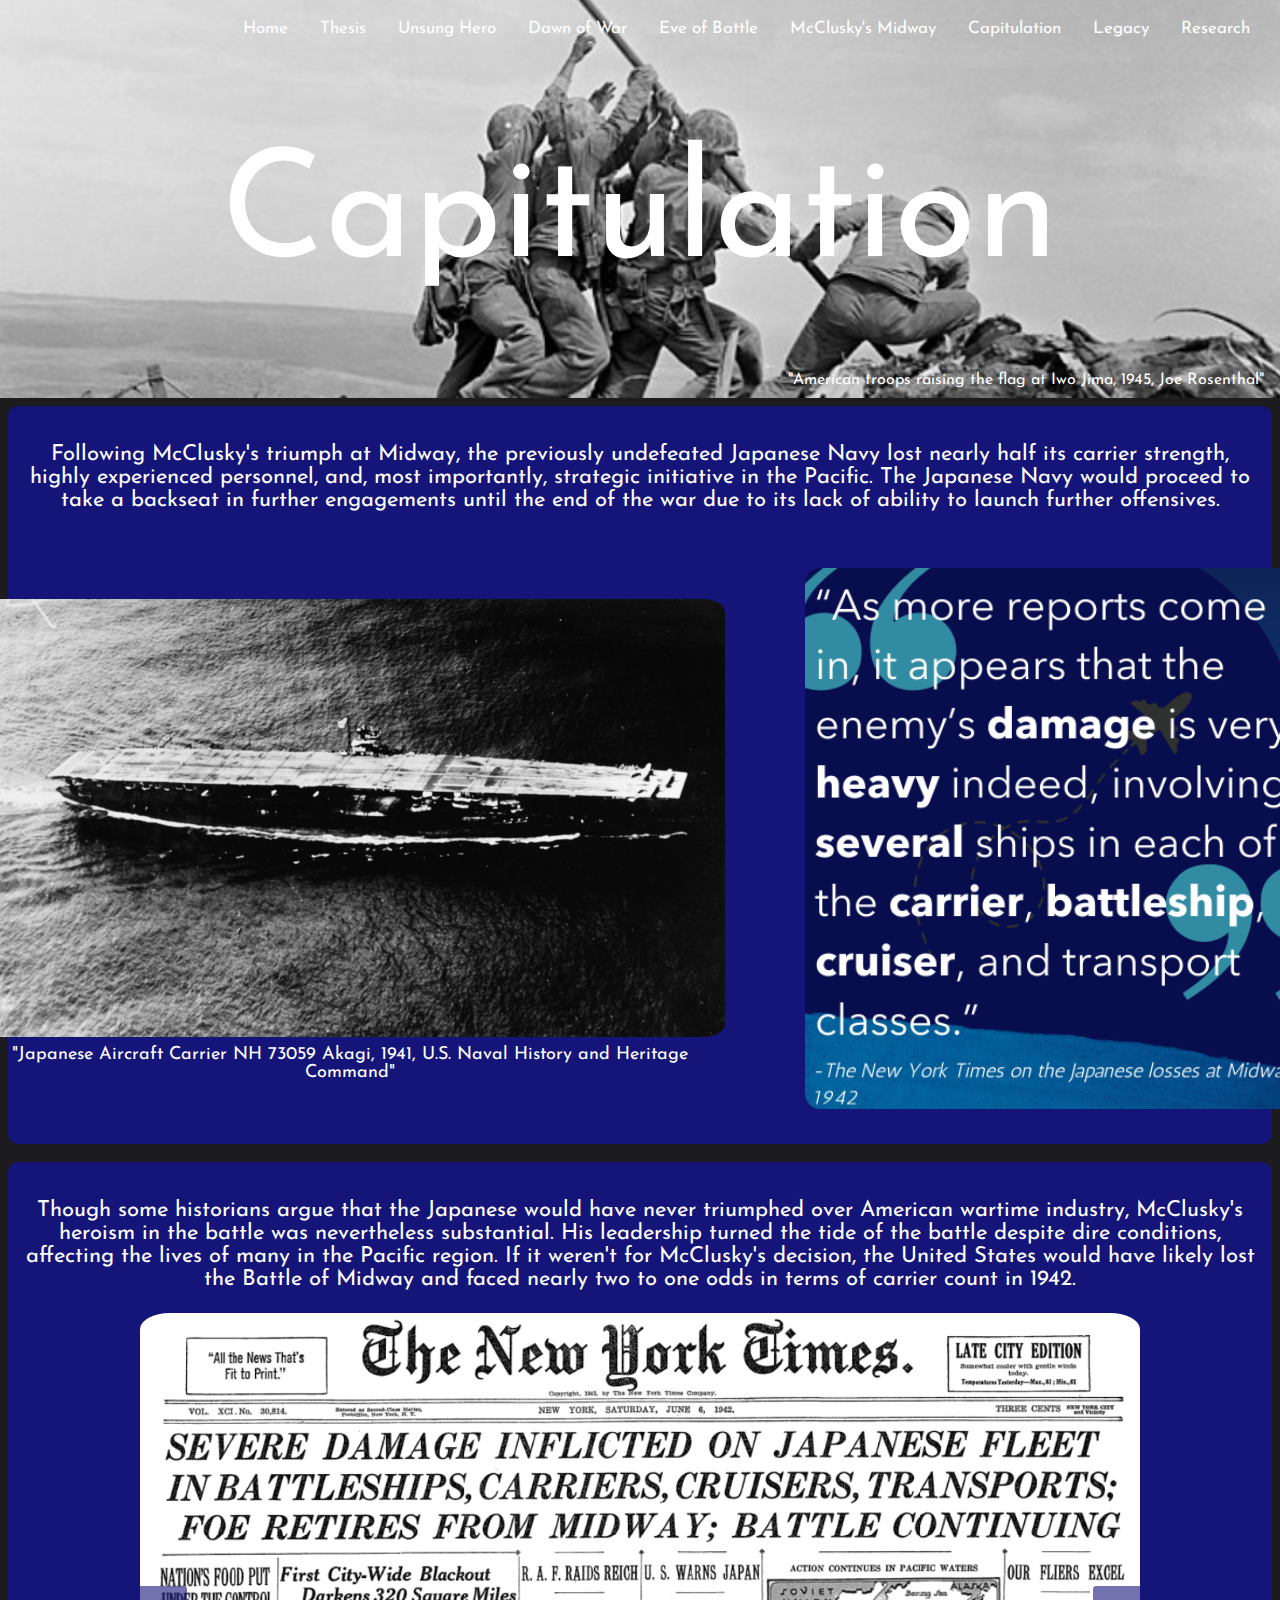
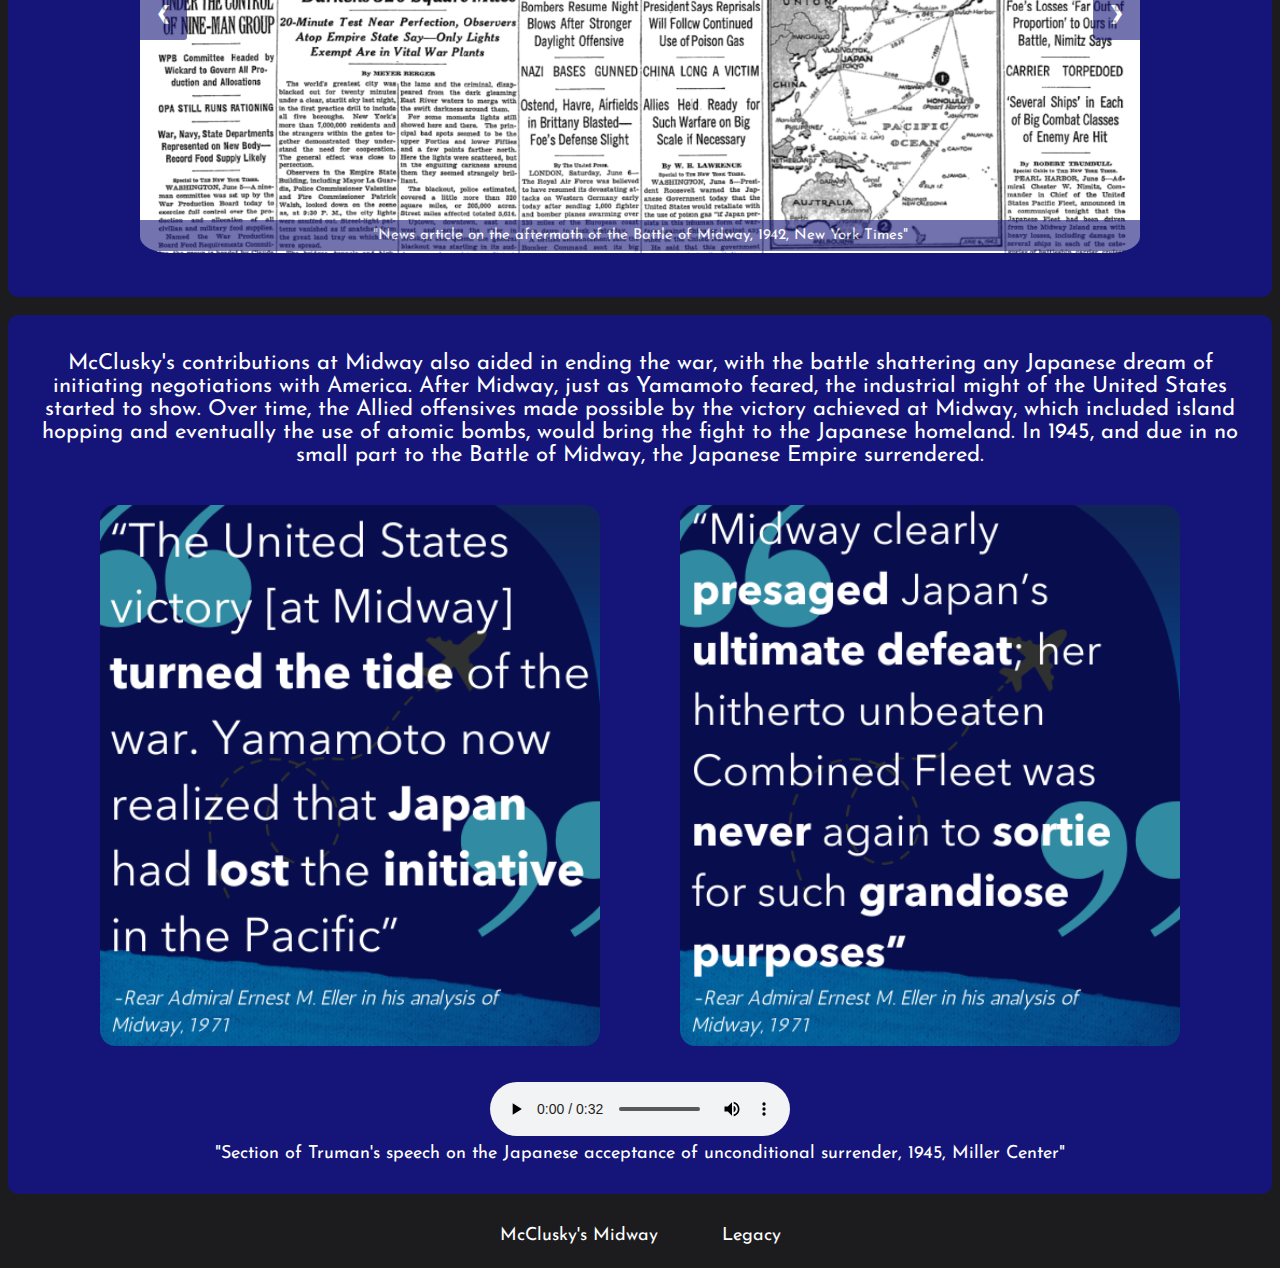
<file: Capitulation-Rehabilitation.html>
<!DOCTYPE html>
<html lang="en">
<head>
    <link rel="stylesheet" href="capitulation-rehab.css">
    <meta charset="UTF-8">
    <meta name="viewport" content="width=device-width, initial-scale=1.0">
    <title>Capitulation</title>
</head>

<body>

    <div class="container">
      
            <div class="bottom-left"></div>
            <div class="top-left"></div>

        <div class="top-right">
                <div class="topnav">
                    <a href="research.html">Research</a>
                    <a href="Legacy.html">Legacy</a>
                    <a href="Capitulation-Rehabilitation.html">Capitulation</a>
                    <a href="McClusky's-Midway.html">McClusky's Midway</a>
                    <a href="eveofbattle.html">Eve of Battle</a>
                    <a href="dawn-of-war.html">Dawn of War</a> 
                    <a href="Wade-McClusky.html">Unsung Hero</a>
                    <a href="Thesis(template).html">Thesis</a>
                    <a class="active" href="index.html">Home</a>
            </div>
            </div>
            <div class="bottom-right">"American troops raising the flag at Iwo Jima, 1945, Joe Rosenthal"</div>
            <div class="centered">Capitulation</div>
    </div>
    <br>

    <div class="major-container">
        <div class="row-1"><p>Following McClusky's triumph at Midway, the previously undefeated Japanese Navy lost nearly half its carrier strength, highly experienced personnel, and, most importantly, strategic initiative in the Pacific. The Japanese Navy would proceed to take a backseat in further engagements until the end of the war due to its lack of ability to launch further offensives.</P>
        </div>
            <br>
        <div class="row-2">
            <figure class="in-container-image">    
                <img src="NH 73059.jpeg" width="750" height="auto">
                <figcaption>"Japanese Aircraft Carrier NH 73059 Akagi, 1941, U.S. Naval History and Heritage Command"</figcaption>
            </figure>
        
            <figure class="in-container-image">    
                <img src="HT MKI-Z.png" width="500" height="auto">
            </figure>
           
          
        </div>
    </div>
    <br>
    
    <div class="major-container">
        <div class="row-1"><p>Though some historians argue that the Japanese would have never triumphed over American wartime industry, McClusky's heroism in the battle was nevertheless substantial. His leadership turned the tide of the battle despite dire conditions, affecting the lives of many in the Pacific region. If it weren't for McClusky's decision, the United States would have likely lost the Battle of Midway and faced nearly two to one odds in terms of carrier count in 1942. </p>

             <!--COPY START-->
        <div class="row-3">
            <div class="slideshow-container">

                <!-- Full-width images with number and caption text -->
                <div class="mySlides fade">
           
                <img src="Midway_slider_1.png" style="width:100%">
                <div class="text">"News article on the aftermath of the Battle of Midway, 1942, New York Times"</div>
                </div>
            
                <div class="mySlides fade">
            
                <img src="Midway_slider_2.png" width="300px" height="auto">
                <div class="text">"Section of the New York Times on the casualties of Midway, 1942, New York Times"</div>
                </div>
            
                <div class="mySlides fade">
         
                <img src="Screenshot_2024-01-27_2_34_27_PM.png" style="width:100%">
                <div class="text">"The Nome Nugget on the victory at Midway, 1942, Chronicling America"</div>
                </div>

                <div class="mySlides fade">
         
                    <img src="Midway_Slider_3.png" style="width:100%">
                    <div class="text">"The New York Times on the end results of the Battle of Midway, 1942, New York Times"</div>
                    </div>

            
                <!-- Next and previous buttons -->
                <a class="prev" onclick="plusSlides(-1)">&#10094;</a>
                <a class="next" onclick="plusSlides(1)">&#10095;</a>
            </div>
            <br>
                        
        </div>
        </div>
    </div>
                

                <script>
                    let slideIndex = 1;
                        showSlides(slideIndex);
                        
                        // Next/previous controls
                        function plusSlides(n) {
                          showSlides(slideIndex += n);
                        }
                        
                        // Thumbnail image controls
                        function currentSlide(n) {
                          showSlides(slideIndex = n);
                        }
                        
                        function showSlides(n) {
                          let i;
                          let slides = document.getElementsByClassName("mySlides");
                          let dots = document.getElementsByClassName("dot");
                          if (n > slides.length) {slideIndex = 1}
                          if (n < 1) {slideIndex = slides.length}
                          for (i = 0; i < slides.length; i++) {
                            slides[i].style.display = "none";
                          }
                          for (i = 0; i < dots.length; i++) {
                            dots[i].className = dots[i].className.replace(" active", "");
                          }
                          slides[slideIndex-1].style.display = "block";
                          dots[slideIndex-1].className += " active";
                        } 
                    </script>
                </div>
                <br>
                
                
    </div>
    <div class="major-container">
        <div class="row-1">
            <p>McClusky's contributions at Midway also aided in ending the war, with the battle shattering any Japanese dream of initiating negotiations with America. After Midway, just as Yamamoto feared, the industrial might of the United States started to show. Over time, the Allied offensives made possible by the victory achieved at Midway, which included island hopping and eventually the use of atomic bombs, would bring the fight to the Japanese homeland. In 1945, and due in no small part to the Battle of Midway, the Japanese Empire surrendered.</p>
        </div>
        
        <div class="row-2">
            <figure class="in-container-image">
                <img src="RA 3C.png" width="500" height="auto">
            </figure>
            
            <figure class="in-container-image">    
                <img src="RA ZZZ.png" width="500" height="auto">
            </figure>
        </div>
        <div class="row-2">
            <figure>
                <audio controls>
                    <source src="Turmanmedia.mp3" type="audio/mpeg">
                  Your browser does not support the audio element.
                  </audio> 
                  <figcaption>"Section of Truman's speech on the Japanese acceptance of unconditional surrender, 1945, Miller Center"</figcaption>
                </figure>
        </div>
    </div>
    
    <br>
        <!-- Separate row for buttons -->
        <div class="final-container">
            <a href="McClusky's-Midway.html"><button style="border:none;">McClusky's Midway</button></a>
            <a href="Legacy.html"><button style="border:none;">Legacy</button></a>
        </div>
   
</body>
</html>
</file>
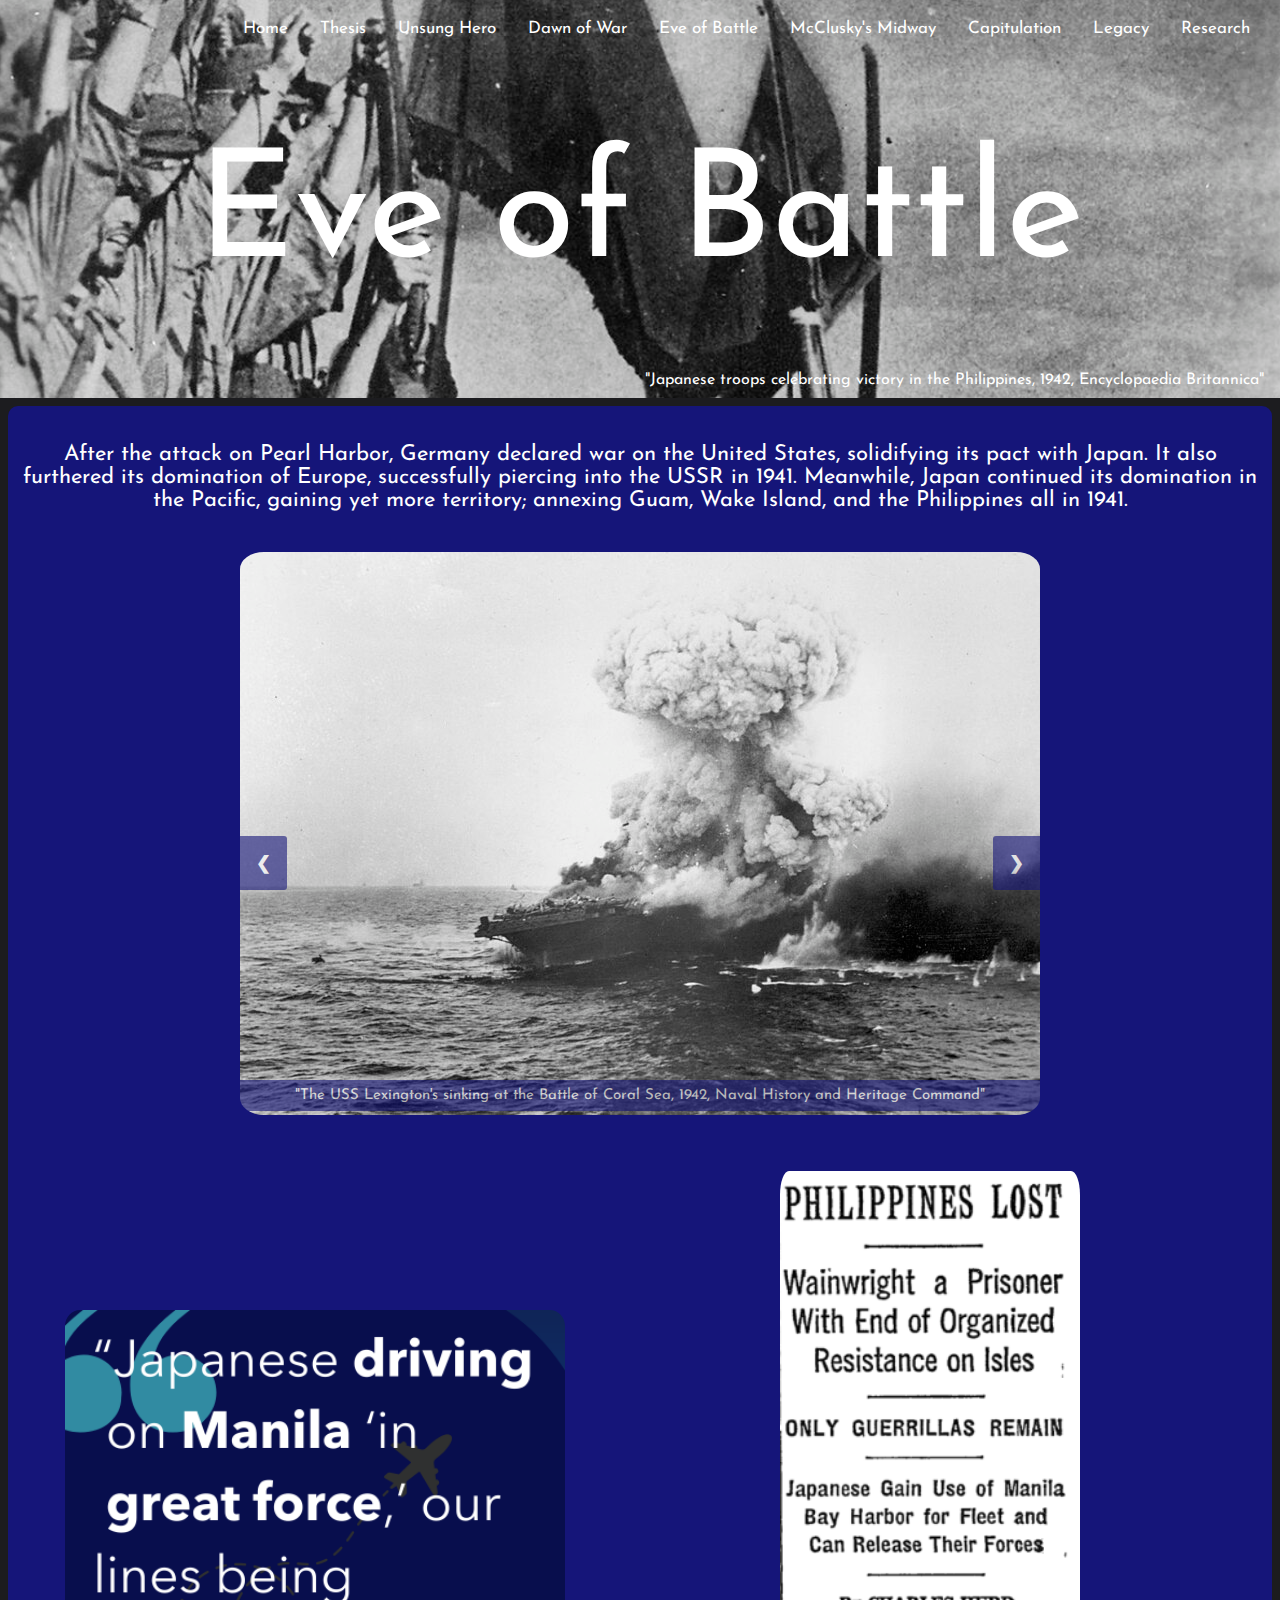
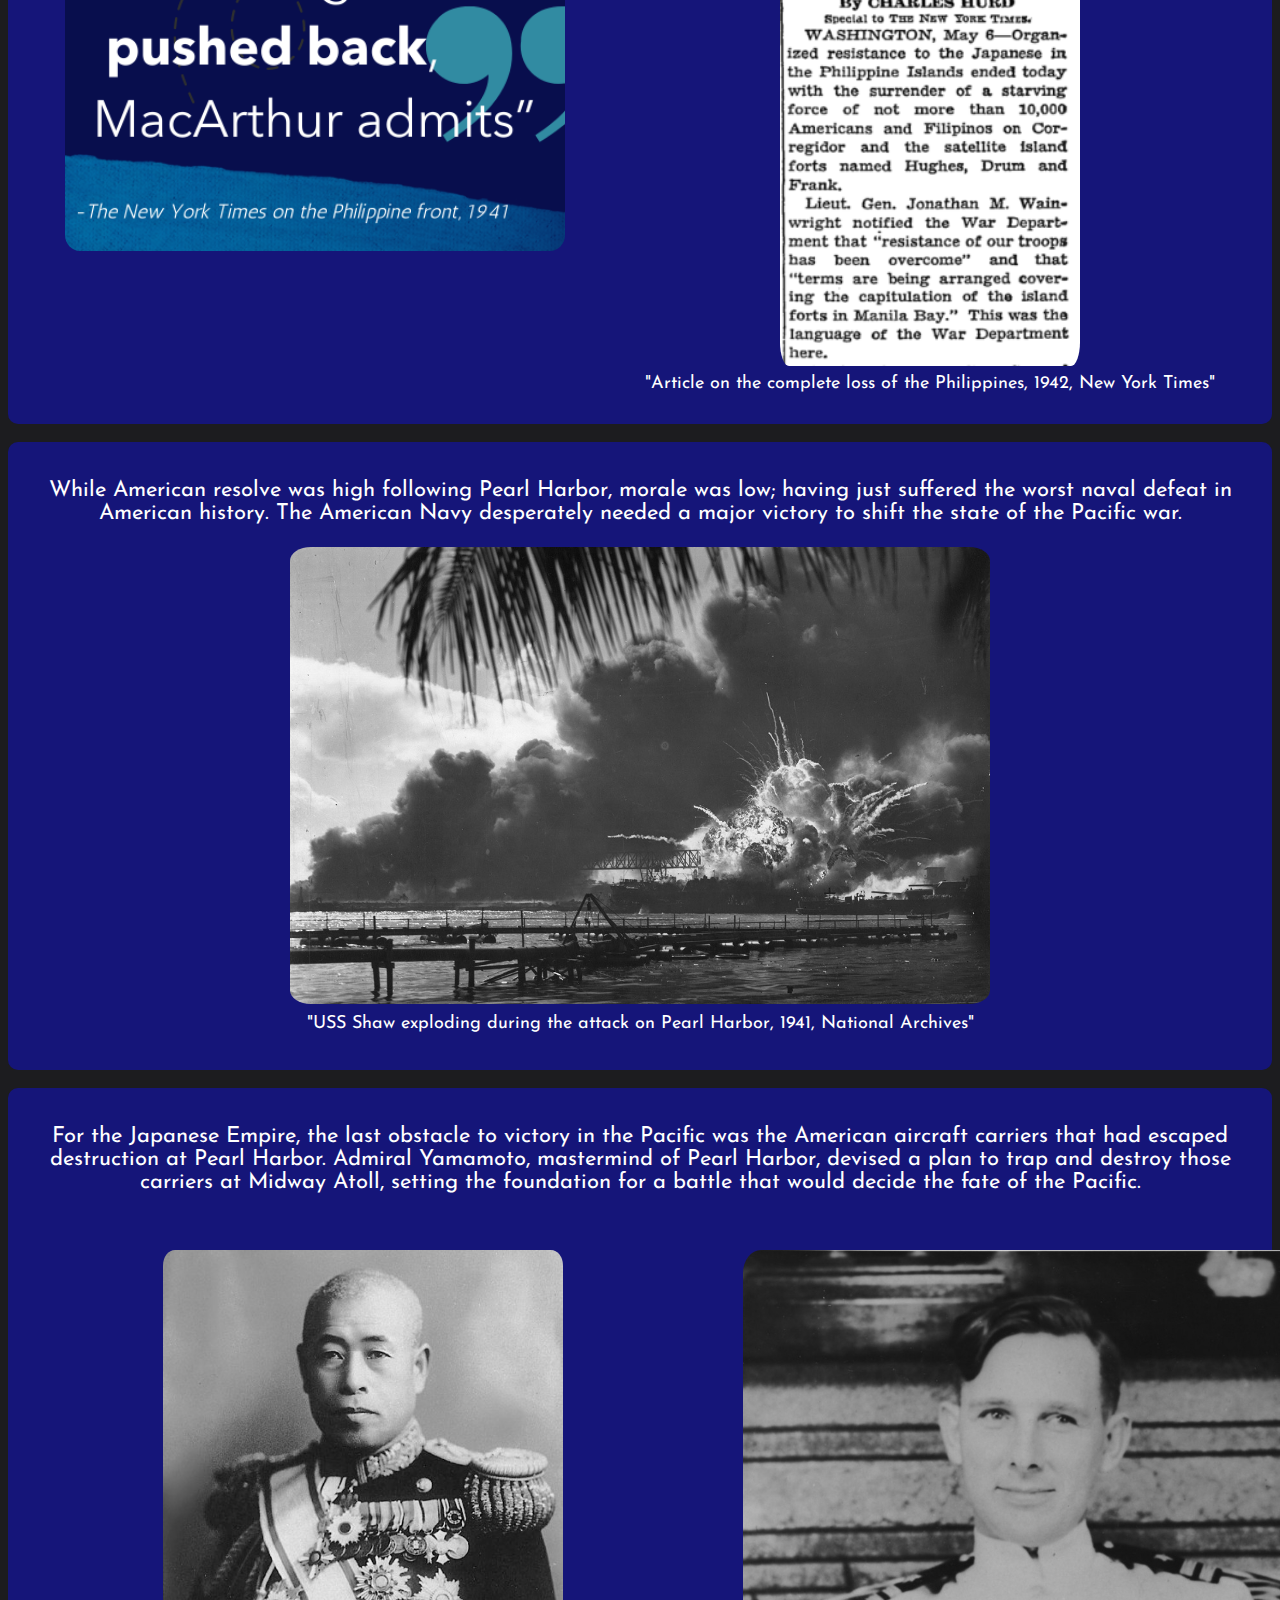
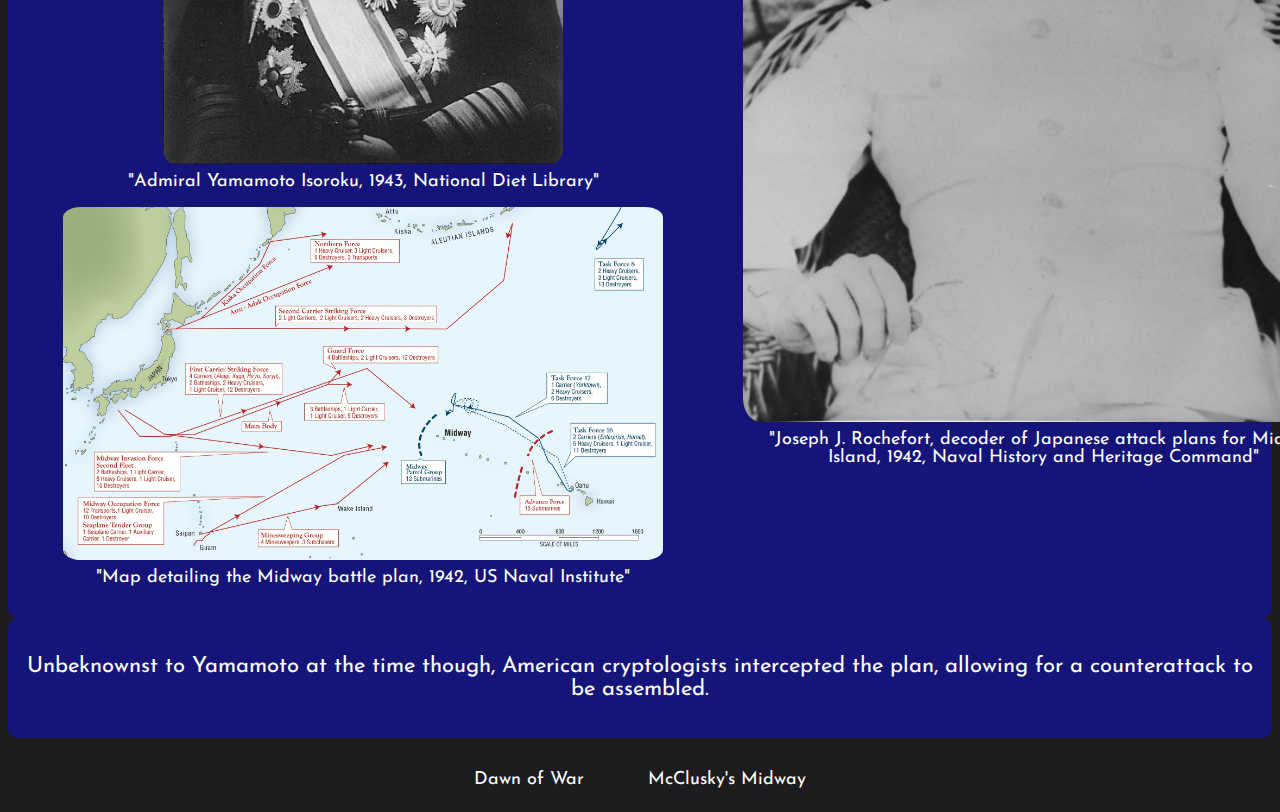
<file: eveofbattle.html>
<!DOCTYPE html>
<html lang="en">
<head>
    <link rel="stylesheet" href="evebattle.css">
    <meta charset="UTF-8">
    <meta name="viewport" content="width=device-width, initial-scale=1.0">
    <title>Eve of Battle</title>
</head>

<body>
    
    <div class="container">
        
            <div class="bottom-left"></div>
            <div class="top-left"></div>

        <div class="top-right"> <!-- REORDER AUTO NAV-->
                <div class="topnav">
                    <a href="research.html">Research</a>
                    <a href="Legacy.html">Legacy</a>
                    <a href="Capitulation-Rehabilitation.html">Capitulation</a>
                    <a href="McClusky's-Midway.html">McClusky's Midway</a>
                    <a href="eveofbattle.html">Eve of Battle</a>
                    <a href="dawn-of-war.html">Dawn of War</a> 
                    <a href="Wade-McClusky.html">Unsung Hero</a>
                    <a href="Thesis(template).html">Thesis</a>
                    <a class="active" href="index.html">Home</a>
            </div>
            </div>
            <div class="bottom-right">"Japanese troops celebrating victory in the Philippines, 1942, Encyclopaedia Britannica"</div>
            <div class="centered">Eve of Battle</div>
    </div>

        <br>

    <div class="major-container">
        <div class="row-1"><p>After the attack on Pearl Harbor, Germany declared war on the United States, solidifying its pact with Japan. It also furthered its domination of Europe, successfully piercing into the USSR in 1941. Meanwhile, Japan continued its domination in the Pacific, gaining yet more territory; annexing Guam, Wake Island, and the Philippines all in 1941.  
        </p> 
        </div>
            <br>
        <div class="row-2">
            <!--COPY START-->
        <div class="row-3">
            <div class="slideshow-container">

                <!-- Full-width images with number and caption text -->
                <div class="mySlides fade">
           
                <img src="Large_explosion_aboard_USS_Lexington__CV-2__8_May_1942__80-G-16651_.jpg" style="width:100%">
                <div class="text">"The USS Lexington's sinking at the Battle of Coral Sea, 1942, Naval History and Heritage Command"</div>
                </div>
            
                <div class="mySlides fade">
            
                <img src="gallery_midway_eve1.png" style="width:100%">
                <div class="text">"News article on the loss of Wake Island, 1941, New York Times"</div>
                </div>
            
                <div class="mySlides fade">
         
                <img src="Actual_wake.jpg" style="width:100%">
                <div class="text">"News article on the Japanese invasion of the Philippines, 1941, New York Times"</div>
                </div>

                <div class="mySlides fade">
               
                    <img src="Guam_is_lostfrfr.png" style="width:100%">
                    <div class="text">"News article on the loss of Guam, 1941, New York Times"</div>
                    </div>
                
                <div class="mySlides fade">
                   
                    <img src="gallery_midway_eve.png" style="width:100%">
                    <div class="text">"Destroyed American aircraft on Wake Island, 1941, US Navy"</div>
                    </div>

                <div class="mySlides fade">
               
                    <img src="Surrender_in_the_philippinesfrfr.png" style="width:100%">
                    <div class="text">"American and Filipino POWs after surrendering in the Phillipines, 1941, National Guard "</div>
                    </div>
                    
            
                <!-- Next and previous buttons -->
                <a class="prev" onclick="plusSlides(-1)">&#10094;</a>
                <a class="next" onclick="plusSlides(1)">&#10095;</a>
            </div>
            <br>
                        
        </div>
        </div>
        <br>
        <div class="row-4">
            <figure>    
                <img src="RBQuote.png" width="500" height="auto">
                
            </figure>
            <figure>    
                <img src="EveofbattlePhillipines.png" width="300" height="auto">
                <figcaption>"Article on the complete loss of the Philippines, 1942, New York Times"</figcaption>
            </figure>
        </div>
    </div>
                <br>

                <script>
                    let slideIndex = 1;
                        showSlides(slideIndex);
                        
                        // Next/previous controls
                        function plusSlides(n) {
                          showSlides(slideIndex += n);
                        }
                        
                        // Thumbnail image controls
                        function currentSlide(n) {
                          showSlides(slideIndex = n);
                        }
                        
                        function showSlides(n) {
                          let i;
                          let slides = document.getElementsByClassName("mySlides");
                          let dots = document.getElementsByClassName("dot");
                          if (n > slides.length) {slideIndex = 1}
                          if (n < 1) {slideIndex = slides.length}
                          for (i = 0; i < slides.length; i++) {
                            slides[i].style.display = "none";
                          }
                          for (i = 0; i < dots.length; i++) {
                            dots[i].className = dots[i].className.replace(" active", "");
                          }
                          slides[slideIndex-1].style.display = "block";
                          dots[slideIndex-1].className += " active";
                        } 
                    </script>
                <!--COPY END-->
            

    <div class="major-container">
        <div class="row-1"><p>While American resolve was high following Pearl Harbor, morale was low; having just suffered the worst naval defeat in American history. The American Navy desperately needed a major victory to shift the state of the Pacific war.</p>
            <figure>
                <img src="Actual_Pearl-Shaw.jpg" width="700" height="auto"> <!--HERE IS PROBABLY THE BEST PLACE TO EDIT PHOTO SIZE-->
                <figcaption>"USS Shaw exploding during the attack on Pearl Harbor, 1941, National Archives"</figcaption>
            </figure>
        </div>
    </div>
    <br>

    <div class="major-container">
        <div class="row-1"><p>For the Japanese Empire, the last obstacle to victory in the Pacific was the American aircraft carriers that had escaped destruction at Pearl Harbor. Admiral Yamamoto, mastermind of Pearl Harbor, devised a plan to trap and destroy those carriers at Midway Atoll, setting the foundation for a battle that would decide the fate of the Pacific. 
        </p>
        </div>
            <br>
        <div class="row">
            <div class="column">
                <figure>    
                <img src="YAmmoto.jpg" width="400" height="auto">
                <figcaption>"Admiral Yamamoto Isoroku, 1943, National Diet Library"</figcaption>
            </figure>
            <figure>    
                <img src="Good_for_Midway_mapfrfr.jpeg" width="600" height="auto">
                <figcaption>"Map detailing the Midway battle plan, 1942, US Naval Institute"</figcaption>
            </figure>
        </div>
        <div class="column">
            <figure>    
            <img src="eveofbattleRochefort.jpg" width="600" height="auto">
            <figcaption>"Joseph J. Rochefort, decoder of Japanese attack plans for Midway Island, 1942, Naval History and Heritage Command"</figcaption>
        </figure>
        </div>
        </div>
    </div>
    
    <div class="major-container">
        <div class="row-1"><p>Unbeknownst to Yamamoto at the time though, American cryptologists intercepted the plan, allowing for a counterattack to be assembled. 
        </p>
        
        </div>
        
    </div>
<br>
<div class="final-container">
    <a href="dawn-of-war.html"><button style="border:none;">Dawn of War</button></a>
    <a href="McClusky's-Midway.html"><button style="border:none;">McClusky's Midway</button></a>
    
</div>

</body>

</html>
</file>
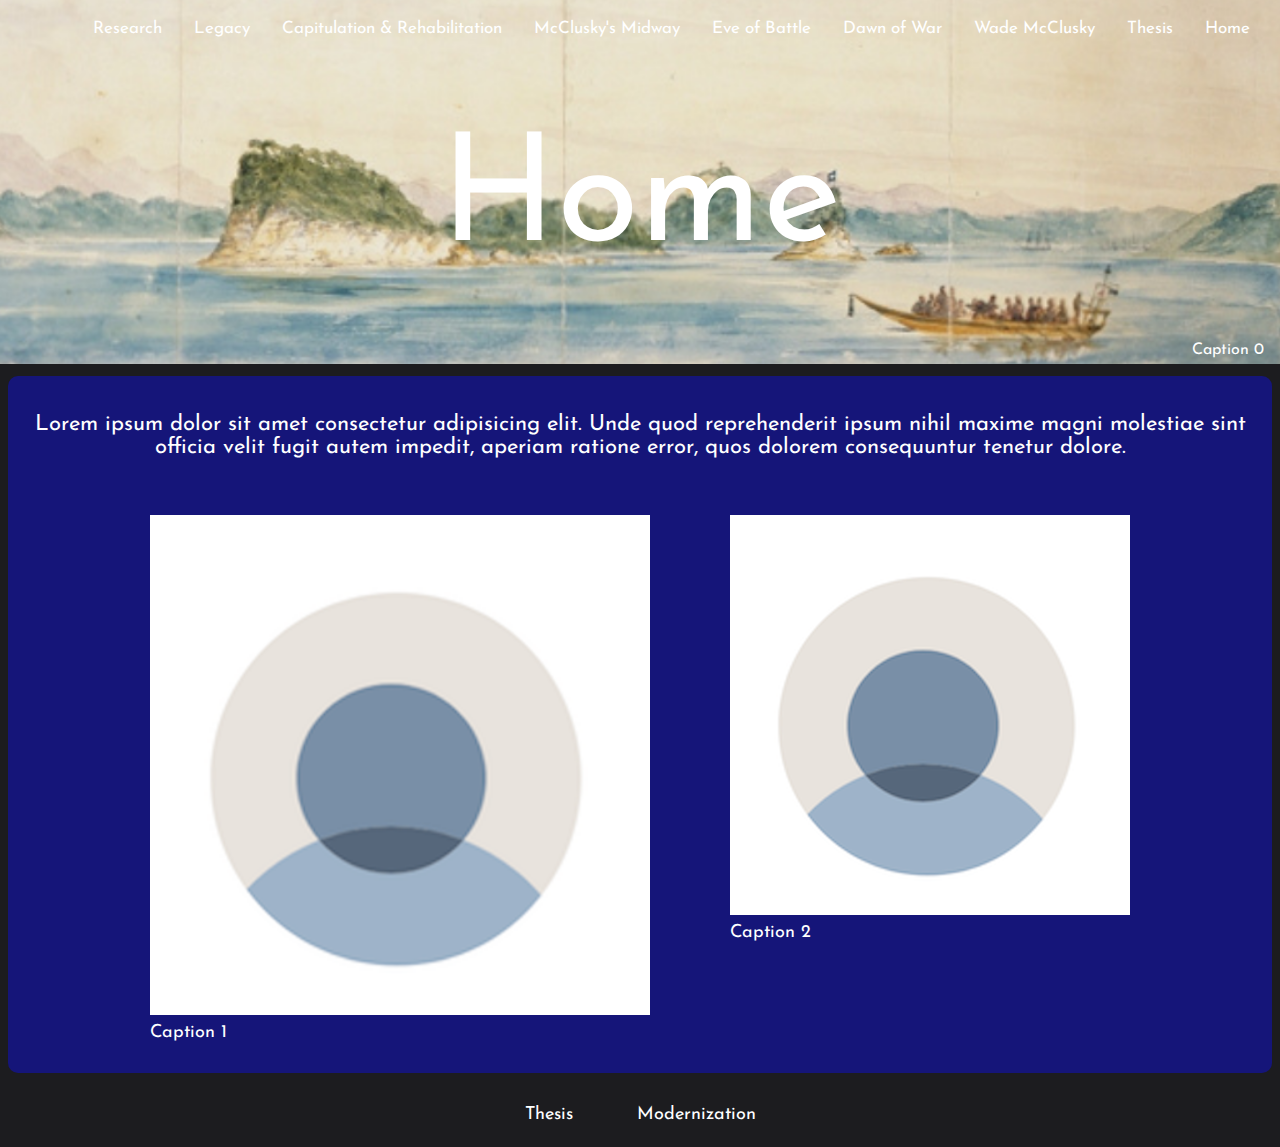
<file: index-1.html>
<!DOCTYPE html>
<html lang="en">
<head>
    <link rel="stylesheet" href="style-1.css">
    <meta charset="UTF-8">
    <meta name="viewport" content="width=device-width, initial-scale=1.0">
    <title>Unsung24-Template-1</title>
</head>

<body>
    
    <div class="container">
        <img src="EXPEDITION.png" alt="Snow" style="width:100%;">
            <div class="bottom-left"></div>
            <div class="top-left"></div>

            <div class="top-right">
                <div class="topnav">
                <a class="active" href="home.html">Home</a>
                <a href="#news">Thesis</a>
                <a href="index-1.html">Wade McClusky</a>
                <a href="#about">Dawn of War</a> 
                <a href="#about">Eve of Battle</a>
                <a href="#about">McClusky's Midway</a>
                <a href="#about">Capitulation & Rehabilitation</a>
                <a href="#about">Legacy</a>
                <a href="#about">Research</a>
            </div>
            </div>
            <div class="bottom-right">Caption 0</div>
            <div class="centered">Home</div>
    </div>

        <br>

    <div class="major-container">
        <div class="row-1"><p>Lorem ipsum dolor sit amet consectetur adipisicing elit. 
            Unde quod reprehenderit ipsum nihil maxime magni molestiae sint officia 
            velit fugit autem impedit, aperiam ratione error, quos dolorem consequuntur 
            tenetur dolore.</p>
        </div>
            <br>
        <div class="row-2">
            <figure>
                <img src="Standin.png" width="500" height="auto"> <!--HERE IS PROBABLY THE BEST PLACE TO EDIT PHOTO SIZE-->
                <figcaption>Caption 1</figcaption>
            </figure>

            <figure>    
                <img src="Standin.png">
                <figcaption>Caption 2</figcaption>
            </figure>
        </div>
    </div>

        <br>
        
    <div class="final-container">
        <a href="#last-page"><button style="border:none;">Thesis</button></a>
        <a href="#next-page"><button style="border:none;">Modernization</button></a>
    </div>

</body>
</html>
</file>
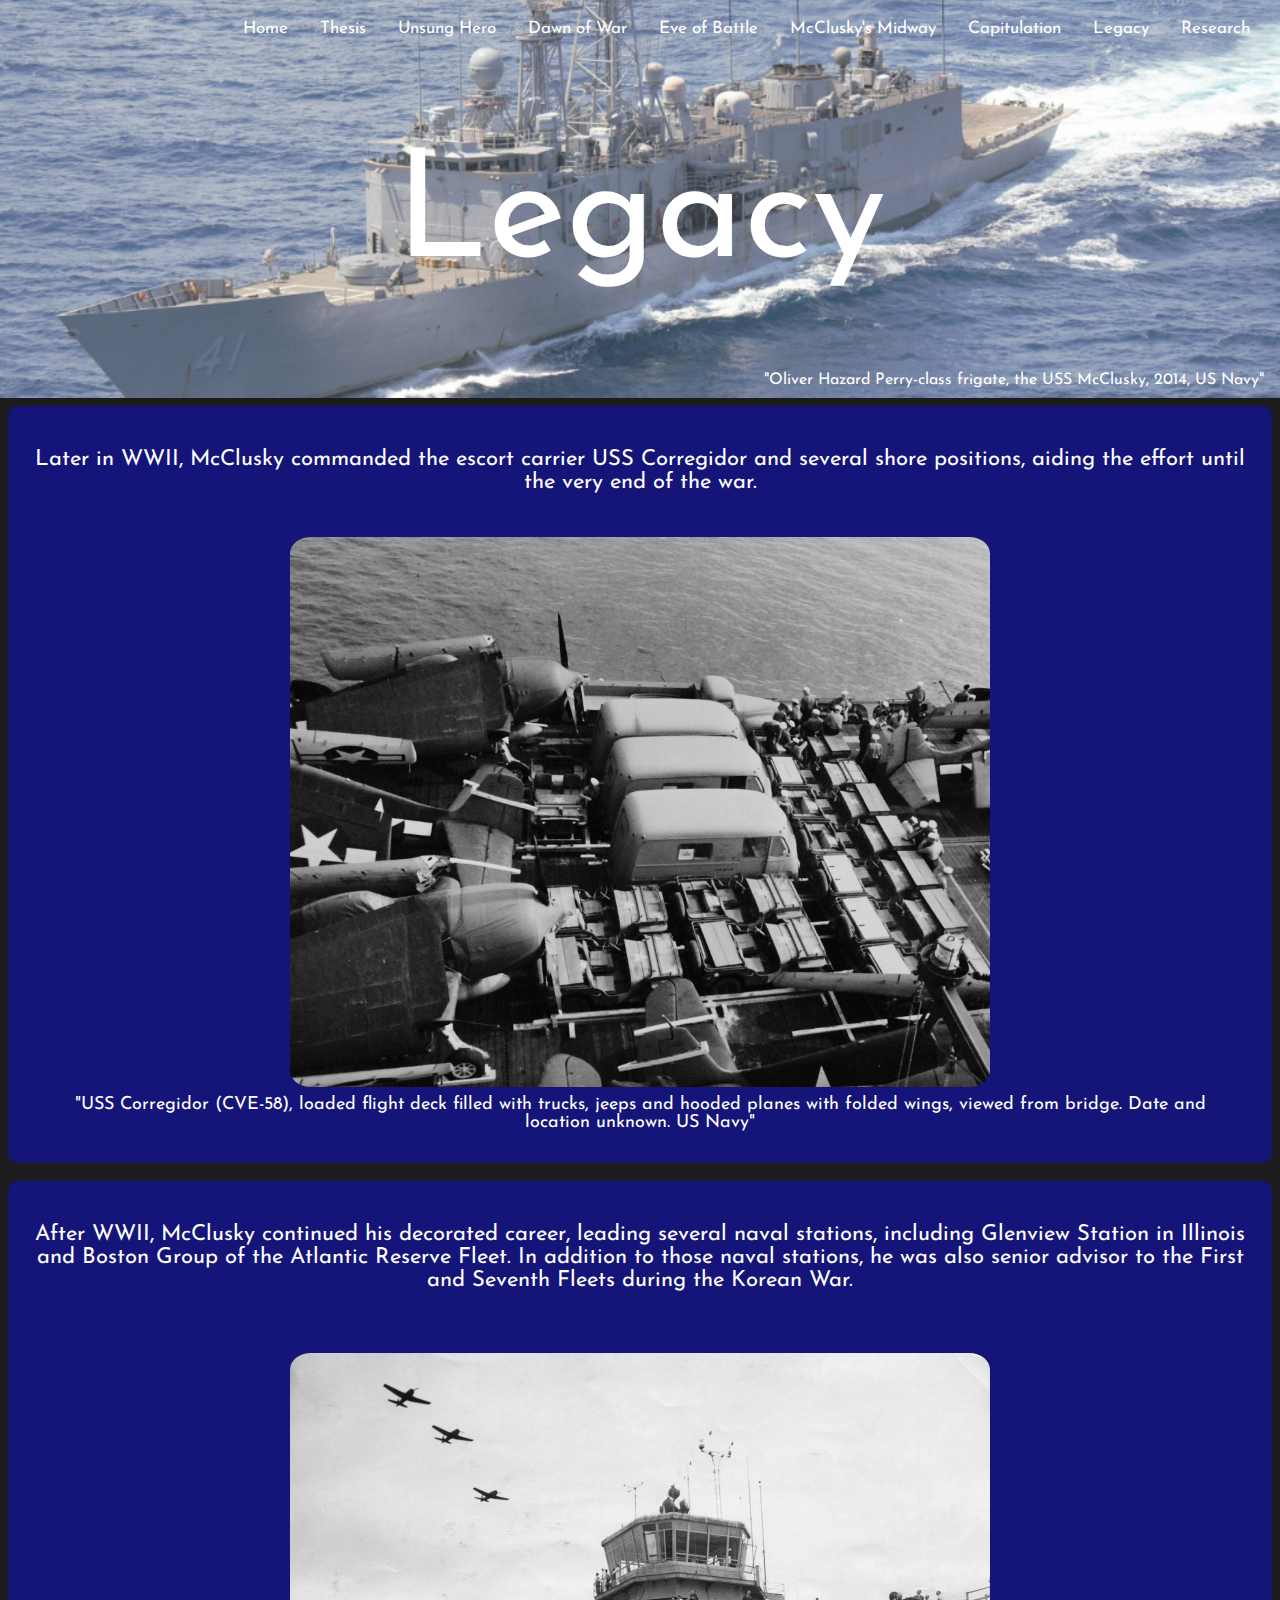
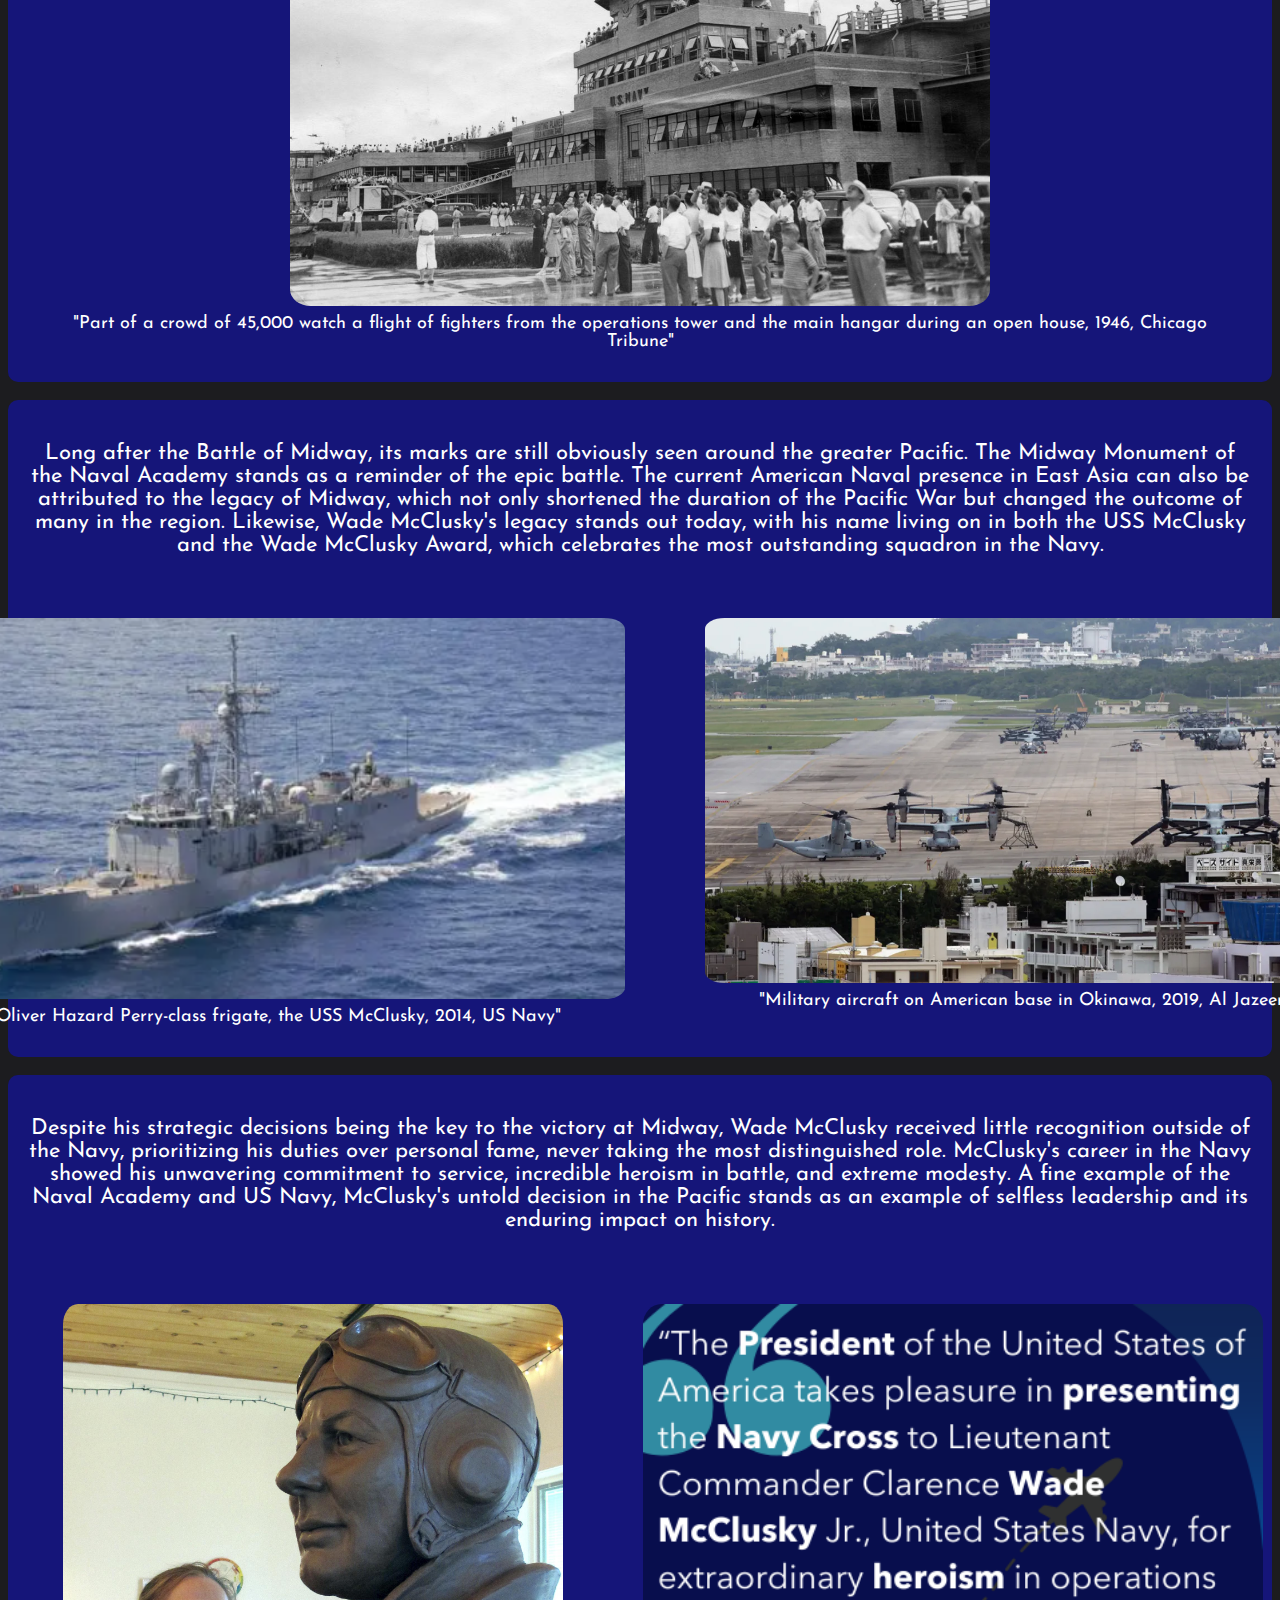
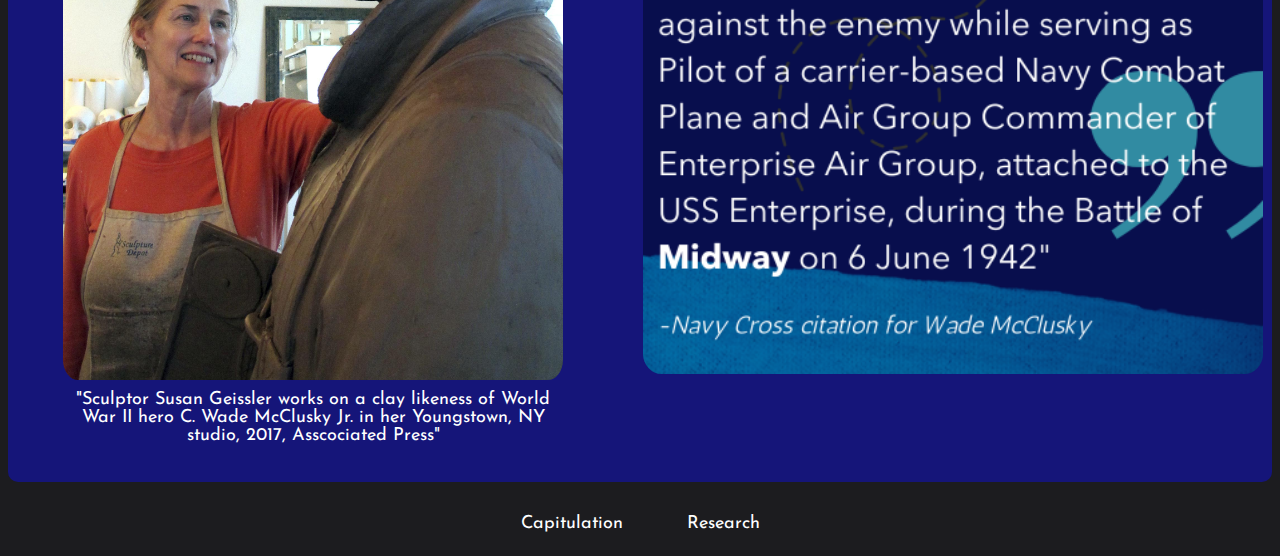
<file: Legacy.html>
<!DOCTYPE html>
<html lang="en">
<head>
    <link rel="stylesheet" href="Legacy.css">
    <meta charset="UTF-8">
    <meta name="viewport" content="width=device-width, initial-scale=1.0">
    <title>Legacy</title>
</head>

<body>

    <div class="container">
     
            <div class="bottom-left"></div>
            <div class="top-left"></div>

        <div class="top-right">
                <div class="topnav">
                    <a href="research.html">Research</a>
                    <a href="Legacy.html">Legacy</a>
                    <a href="Capitulation-Rehabilitation.html">Capitulation</a>
                    <a href="McClusky's-Midway.html">McClusky's Midway</a>
                    <a href="eveofbattle.html">Eve of Battle</a>
                    <a href="dawn-of-war.html">Dawn of War</a> 
                    <a href="Wade-McClusky.html">Unsung Hero</a>
                    <a href="Thesis(template).html">Thesis</a>
                    <a class="active" href="index.html">Home</a>
            </div>
            </div>
            <div class="bottom-right">"Oliver Hazard Perry-class frigate, the USS McClusky, 2014, US Navy"</div>
            <div class="centered">Legacy</div>
    </div>
    <br>

    <div class="major-container">
        <div class="row-1"><p>Later in WWII, McClusky commanded the escort carrier USS Corregidor and several shore positions, aiding the effort until the very end of the war. 
        </p>
        </div>
          
        <div class="row-2">
            <figure class="in-container-image">
                <img  src="0305807.jpg" width="700" height="auto"> <!--HERE IS PROBABLY THE BEST PLACE TO EDIT PHOTO SIZE-->
                <figcaption>"USS Corregidor (CVE-58), loaded flight deck filled with trucks, jeeps and hooded planes with folded wings, viewed from bridge. Date and location unknown. US Navy"</figcaption>
            </figure>
        </div>
    </div>
    <br>

    
    <div class="major-container">
        <div class="row-1"><p>After WWII, McClusky continued his decorated career, leading several naval stations, including Glenview Station in Illinois and Boston Group of the Atlantic Reserve Fleet. In addition to those naval stations, he was also senior advisor to the First and Seventh Fleets during the Korean War.</p>
        </div>
            <br>
        <div class="row-2">
            <figure class="in-container-image">
                <img  src="chi-classic-photos-naval-air-station-glenview--009.jpg" width="700" height="auto"> <!--HERE IS PROBABLY THE BEST PLACE TO EDIT PHOTO SIZE-->
                <figcaption>"Part of a crowd of 45,000 watch a flight of fighters from the operations tower and the main hangar during an open house, 1946, Chicago Tribune"</figcaption>
            </figure>
        </div>
    </div>
    <br>

    <div class="major-container">
        <div class="row-1"><p>Long after the Battle of Midway, its marks are still obviously seen around the greater Pacific. The Midway Monument of the Naval Academy stands as a reminder of the epic battle. The current American Naval presence in East Asia can also be attributed to the legacy of Midway, which not only shortened the duration of the Pacific War but changed the outcome of many in the region. Likewise, Wade McClusky's legacy stands out today, with his name living on in both the USS McClusky and the Wade McClusky Award, which celebrates the most outstanding squadron in the Navy.</p>
        </div>
            <br>
        <div class="row-2">
            <figure class="in-container-image">
                <img  src="USS MC.png" width="700" height="auto"> <!--HERE IS PROBABLY THE BEST PLACE TO EDIT PHOTO SIZE-->
                <figcaption>"Oliver Hazard Perry-class frigate, the USS McClusky, 2014, US Navy"</figcaption>
            </figure>

            <figure class="in-container-image">    
                <img src="American_base_in_okinawa (1).webp" width="650" height="auto">
                <figcaption>"Military aircraft on American base in Okinawa, 2019, Al Jazeera"</figcaption>
             
            </figure>
        </div>
    </div>
    <br>

    <div class="major-container">
        <div class="row-1"><p>Despite his strategic decisions being the key to the victory at Midway, Wade McClusky received little recognition outside of the Navy, prioritizing his duties over personal fame, never taking the most distinguished role. McClusky's career in the Navy showed his unwavering commitment to service, incredible heroism in battle, and extreme modesty. A fine example of the Naval Academy and US Navy, McClusky's untold decision in the Pacific stands as an example of selfless leadership and its enduring impact on history.</p>


            <div>
             </div>
            <br>
        <div class="row">
            <div class="column"> <figure class="in-container-image">
                <img  src="wwii_midway_overlooked_hero_84739.jpg" width="500" height="auto"> <!--HERE IS PROBABLY THE BEST PLACE TO EDIT PHOTO SIZE-->
                <figcaption>"Sculptor Susan Geissler works on a clay likeness of World War II hero C. Wade McClusky Jr. in her Youngstown, NY studio, 2017, Asscociated Press"</figcaption>
            </figure></div>
           
            <div class="column"><figure id="funnychange">    
                <img src="LA 1.png" width="620" height="auto">
            </figure></div>
            
        </div>
    </div>
    </div>
    <br>

    
        
    <div class="final-container">
        <a href="Capitulation-Rehabilitation.html"><button style="border:none;">Capitulation</button></a>
        <a href="research.html"><button style="border:none;">Research</button></a>
    </div>
 
</body>
</html>
</file>
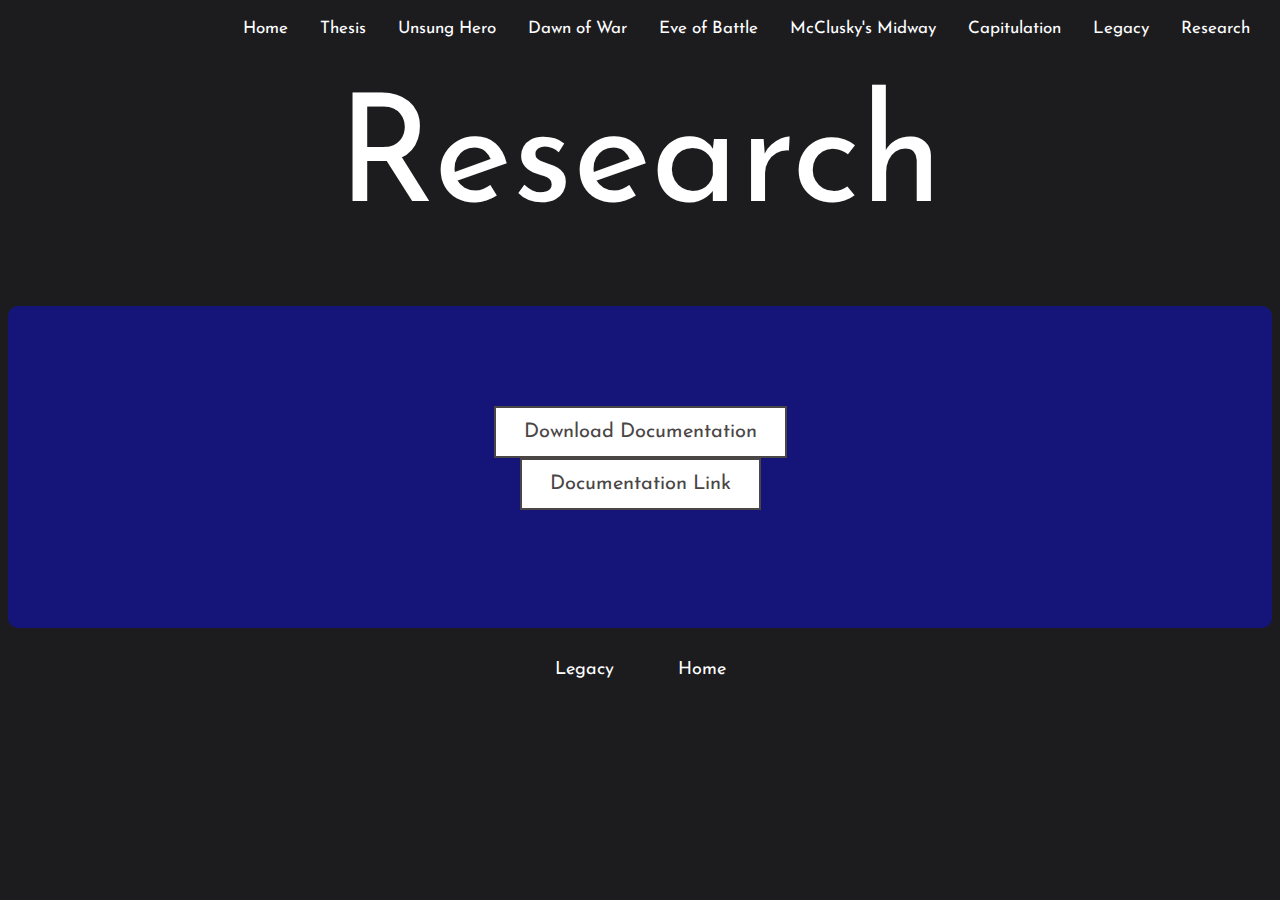
<file: research.html>
<!DOCTYPE html>
<html lang="en">
<head>
    <link rel="stylesheet" href="research.css">
    <meta charset="UTF-8">
    <meta name="viewport" content="width=device-width, initial-scale=1.0">
    <title>Research</title>
</head>

<body>

    <div class="container">
        <!--<img src="Thesis-banner.webp" alt="Snow" style="height: 317px;">-->
        
            <div class="bottom-left"></div>
            <div class="top-left"></div>

        <div class="top-right">
            <div class="topnav">
                <a href="research.html">Research</a>
                <a href="Legacy.html">Legacy</a>
                <a href="Capitulation-Rehabilitation.html">Capitulation</a>
                <a href="McClusky's-Midway.html">McClusky's Midway</a>
                <a href="eveofbattle.html">Eve of Battle</a>
                <a href="dawn-of-war.html">Dawn of War</a> 
                <a href="Wade-McClusky.html">Unsung Hero</a>
                <a href="Thesis(template).html">Thesis</a>
                <a class="active" href="index.html">Home</a>
            </div>
            </div>
            
            <div class="centered">Research</div>
    </div>
    <br>

    <div class="major-container">
        <div class="row-1">
                <div class="button"><a href="AnnoUnsungvF.pdf" download><button class="btn success">Download Documentation</button></a></div>
                <div class="button"><a href="https://docs.google.com/document/d/16gV259k3c2xYRkGLCNMLEioFdoHw57TzgXtBERlr_Uk/edit?usp=sharing" ><button class="btn success">Documentation Link</button></a></div>
        </div>
            <br>
    
    </div>
        <br>
    <div class="final-container">
        <a href="Legacy.html"><button style="border:none;">Legacy</button></a>
        <a href="index.html"><button style="border:none;">Home</button></a>
    </div>

</body>
</html>
</file>
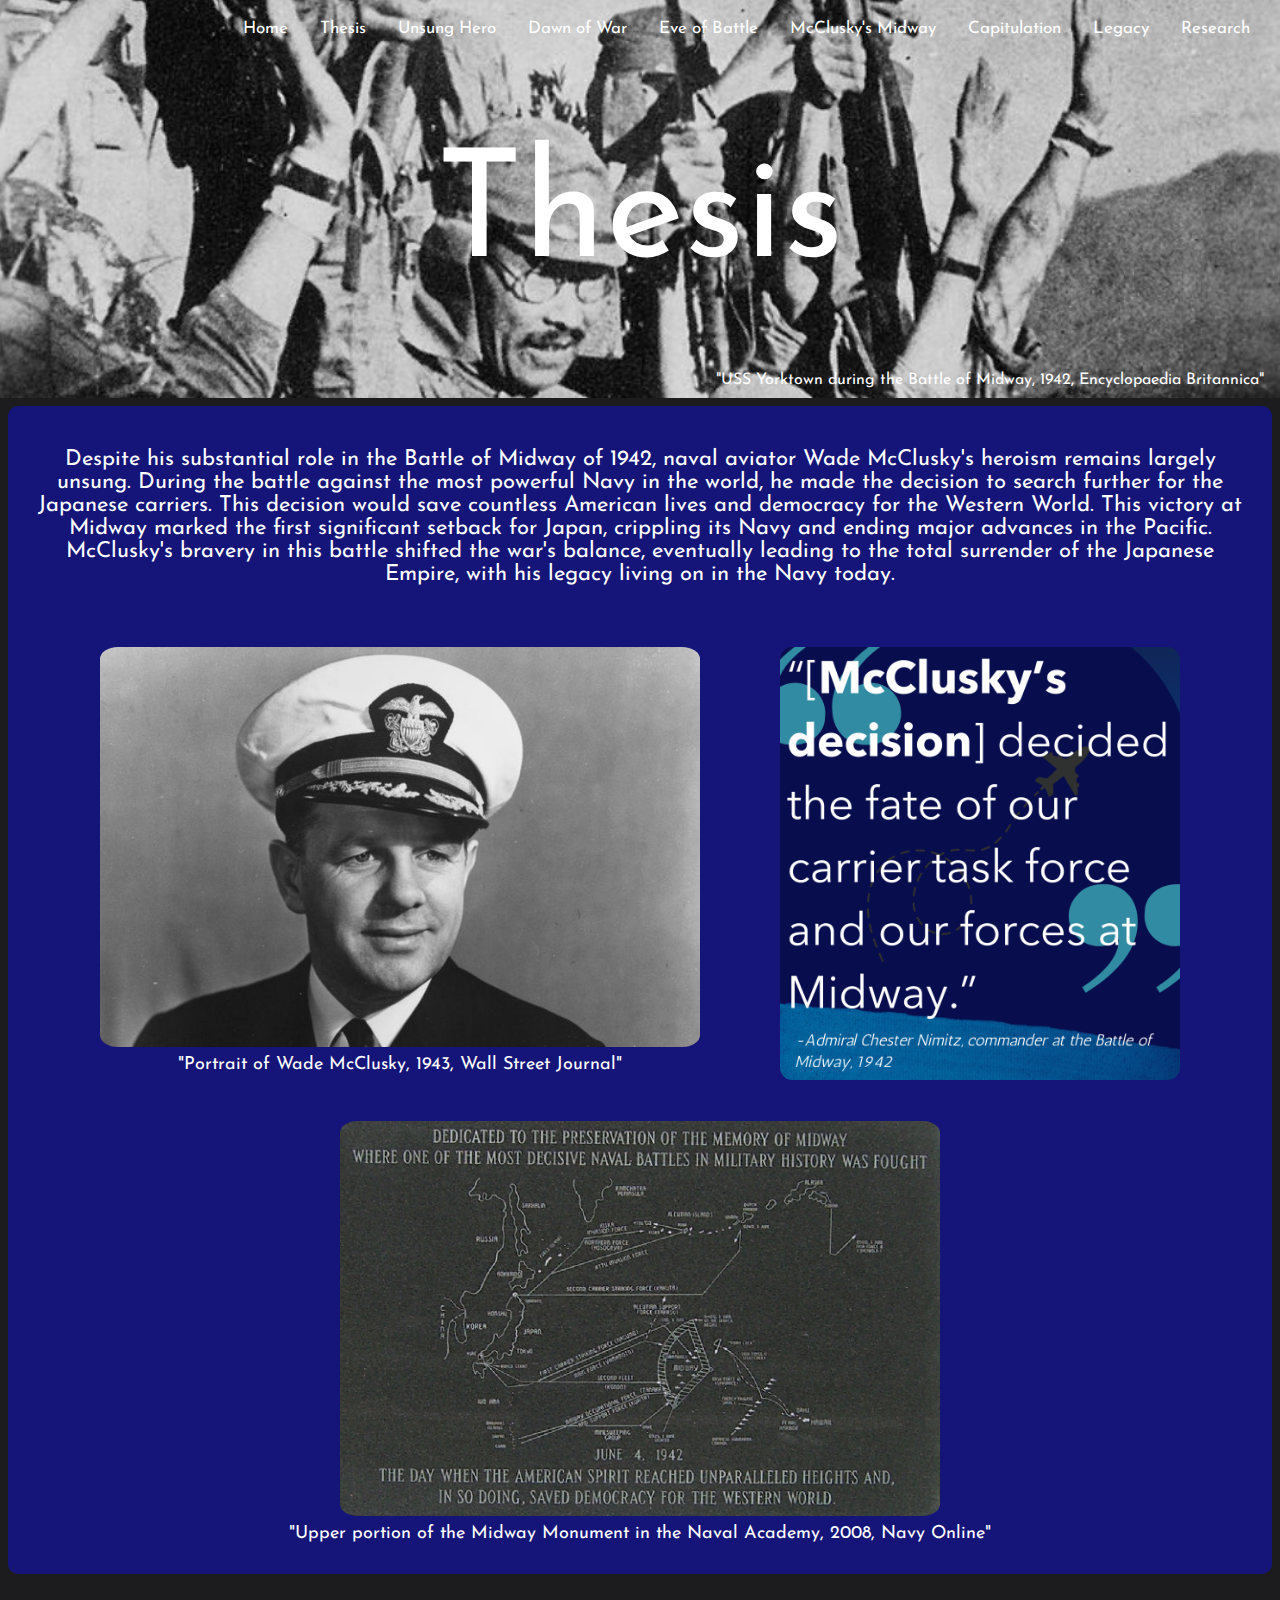
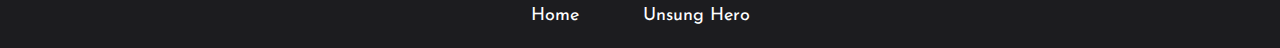
<file: Thesis(template).html>
<!DOCTYPE html>
<html lang="en">
<head>
    <link rel="stylesheet" href="Thesis(template).css">
    <meta charset="UTF-8">
    <meta name="viewport" content="width=device-width, initial-scale=1.0">
    <title>Thesis</title>
</head>

<body>

    <div class="container">
        <!--<img src="Thesis-banner.webp" alt="Snow" style="height: 317px;">-->
        
            <div class="bottom-left"></div>
            <div class="top-left"></div>

        <div class="top-right">
                <div class="topnav">
                    <a href="research.html">Research</a>
                <a href="Legacy.html">Legacy</a>
                <a href="Capitulation-Rehabilitation.html">Capitulation</a>
                <a href="McClusky's-Midway.html">McClusky's Midway</a>
                <a href="eveofbattle.html">Eve of Battle</a>
                <a href="dawn-of-war.html">Dawn of War</a> 
                <a href="Wade-McClusky.html">Unsung Hero</a>
                <a href="Thesis(template).html">Thesis</a>
                <a class="active" href="index.html">Home</a>
            </div>
            </div>
            <div class="bottom-right">"USS Yorktown during the Battle of Midway, 1942, Encyclopaedia Britannica"</div>
            <div class="centered">Thesis</div>
    </div>
    <br>

    <div class="major-container">
        <div class="row-1"><p>Despite his substantial role in the Battle of Midway of 1942, 
            naval aviator Wade McClusky's heroism remains largely unsung. 
            During the battle against the most powerful Navy in the world, 
            he made the decision to search further for the Japanese carriers. 
            This decision would save countless American lives and democracy for the Western World. 
            This victory at Midway marked the first significant setback for Japan, 
            crippling its Navy and ending major advances in the Pacific. 
            McClusky's bravery in this battle shifted the war's balance, eventually leading to the total surrender of the Japanese Empire, 
            with his legacy living on in the Navy today.

        </p>
        </div>
            <br>
        <div class="row-2">
            <figure class="in-container-image">
                <img  src="Thesis-WadeMcClusky.jpeg" width="600" height="auto"> <!--HERE IS PROBABLY THE BEST PLACE TO EDIT PHOTO SIZE-->
                <figcaption>"Portrait of Wade McClusky, 1943, Wall Street Journal"</figcaption>
            </figure>

            <figure class="in-container-image">    
                <img src="TH1 2.png" width="400" height="auto">
                <figcaption></figcaption>
            </figure>
        </div>

        <div class="row-2">
            <figure class="in-container-image">
                <img  src="THPlaque.png" width="600" height="auto"> <!--HERE IS PROBABLY THE BEST PLACE TO EDIT PHOTO SIZE-->
                <figcaption>"Upper portion of the Midway Monument in the Naval Academy, 2008, Navy Online"</figcaption>
            </figure>

            
        </div>
    </div>
    <br>
        
    <div class="final-container">
        <a href="index.html"><button style="border:none;">Home</button></a>
        <a href="Wade-McClusky.html"><button style="border:none;">Unsung Hero</button></a>
        
    </div>

</body>
</html>
</file>
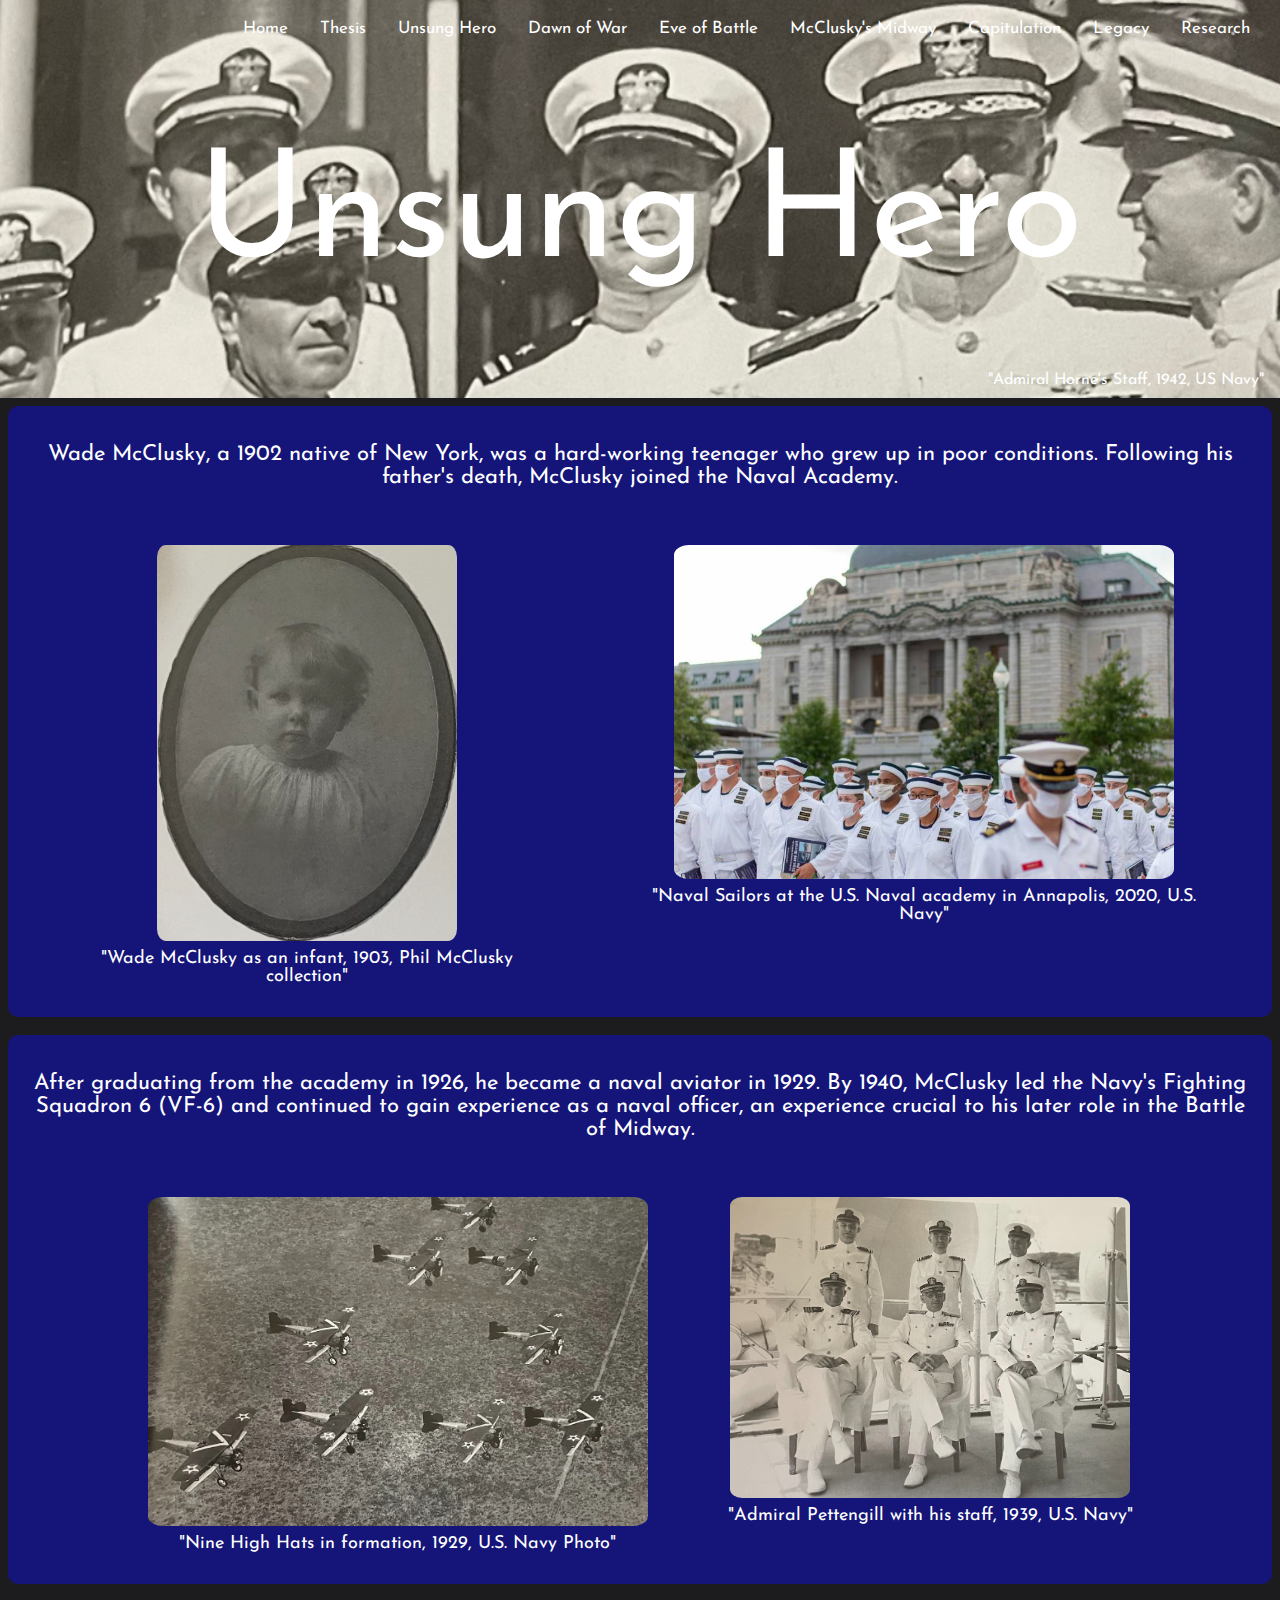
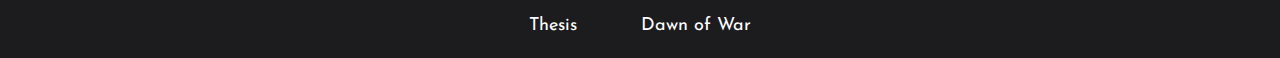
<file: Wade-McClusky.html>
<!DOCTYPE html>
<html lang="en">
<head>
    <link rel="stylesheet" href="WADEMCCLUSKYPAGESTYLE.css">
    <meta charset="UTF-8">
    <meta name="viewport" content="width=device-width, initial-scale=1.0">
    <title>Unsung Hero</title>
</head>

<body>
    
    <div class="container">
        
            <div class="bottom-left"></div>
            <div class="top-left"></div>

        <div class="top-right">
                <div class="topnav">
                <a href="research.html">Research</a>
                <a href="Legacy.html">Legacy</a>
                <a href="Capitulation-Rehabilitation.html">Capitulation</a>
                <a href="McClusky's-Midway.html">McClusky's Midway</a>
                <a href="eveofbattle.html">Eve of Battle</a>
                <a href="dawn-of-war.html">Dawn of War</a> 
                <a href="Wade-McClusky.html">Unsung Hero</a>
                <a href="Thesis(template).html">Thesis</a>
                <a class="active" href="index.html">Home</a>
            </div>
            </div>
            <div class="bottom-right">"Admiral Horne's Staff, 1942, US Navy"</div>
            <div class="centered">Unsung Hero</div>
    </div>

        <br>

    <div class="major-container">
        <div class="row-1"><p>Wade McClusky, a 1902 native of New York, was a hard-working teenager who grew up in poor conditions. Following his father's death, McClusky joined the Naval Academy.</p> 
        </div>
            <br>
        <div class="row-2">
            <figure>
                <img src="MCCLUSKY BABABABY.png" width="300" height="auto"> <!--HERE IS PROBABLY THE BEST PLACE TO EDIT PHOTO SIZE-->
                <figcaption>"Wade McClusky as an infant, 1903, Phil McClusky collection"</figcaption>
            </figure>

            <figure>
                <img src="Screenshot 2024-06-30 192307.png" width="500" height="auto"> <!--HERE IS PROBABLY THE BEST PLACE TO EDIT PHOTO SIZE-->
                <figcaption>"Naval Sailors at the U.S. Naval academy in Annapolis, 2020, U.S. Navy"</figcaption>
            </figure>
          
        </div>
    </div>
    <br>
    <div class="major-container">
        <div class="row-1"><p>After graduating from the academy in 1926, he became a naval aviator in 1929. By 1940, McClusky led the Navy's Fighting Squadron 6 (VF-6) and continued to gain experience as a naval officer, an experience crucial to his later role in the Battle of Midway. 
        </p>
            
        </div>
            <br>
        <div class="row-2">
            <figure>
                <img src="vs6 .png" width="500" height="auto"> <!--HERE IS PROBABLY THE BEST PLACE TO EDIT PHOTO SIZE-->
                <figcaption>"Nine High Hats in formation, 1929, U.S. Navy Photo"</figcaption>
            </figure>
             
            <figure>    
                <img src="the gang of vs6.png" width="400" height="auto">
                <figcaption>"Admiral Pettengill with his staff, 1939, U.S. Navy"</figcaption>
            </figure>
    </div>
    </div>
        <br>
        <div class="final-container">
        <a href="Thesis(template).html"><button style="border:none;">Thesis</button></a>
        <a href="dawn-of-war.html"><button style="border:none;">Dawn of War</button></a>
    </div>

</body>
</html>
</file>
<file: capitulation-rehab.css>
@import url('https://fonts.googleapis.com/css2?family=Josefin+Sans:ital,wght@0,350;1,600&display=swap');

/*Background Color*/

img{
  border-radius: 3%;
}

body {
  background-color: rgb(28, 28, 31);
}

/*Auto Nav*/

figcaption {
  font-family: "Josefin Sans", sans-serif;
  font-size:18px;
  color:white;
  padding-top:5px;
}

.topnav {
  overflow: hidden;
  font-family: "Josefin Sans", sans-serif;
}

/* Style the links inside the navigation bar */
.topnav a {
  float: right;
  color: white;
  text-align: center;
  padding: 14px 16px;
  text-decoration: none;
  font-size: 17px;
}

/* Add a color to the active/current link */
.topnav a.active {
  color: white;
  background-color: transparent;
}

/* Change the color of links on hover */
.topnav a:hover {
  background-color: rgb(74, 70, 70);
  transition:1s;
  border-radius:8px;
  
}

/* Top Banner */

.container {
  margin:-10px;
  position: relative;
  text-align: center;
  color: white;
  background-image: url(Capitulation\ rehabilitarion\ V6.png); /*BANNER IMAGE HERE*/
  background-repeat: no-repeat;
  background-size: cover;
  height:400px;
  background-position:bottom;
}
  
  /* Bottom left text */
  .bottom-left {
    position: absolute;
    bottom: 8px;
    left: 16px;
  }
  
  /* Top left text */
  .top-left {
    position: absolute;
    top: 8px;
    left: 16px;
  }
  
  /* Top right text */
  .top-right {
    position: absolute;
    top: 8px;
    right: 16px;
   
  }
  
  /* Bottom right text */
  .bottom-right {
    position: absolute;
    bottom: 10px;
    right: 18px;
    font-family: "Josefin Sans", sans-serif;
  }
  
  /* Centered text */
  .centered {
    position: absolute;
    top: 55%;
    left: 50%;
    transform: translate(-50%, -50%);
    font-size:200px;
    font-family: "Josefin Sans", sans-serif;
    width: 1500px;
  }

    /* Scaling for responsiveness on smaller displays*/ 
   @media (max-width: 1400px) {
    .centered {
      font-size:150px;
    }
  }


/*section 1 , WORKING LETS GOOOOOOOOOOOOOOOO*/

.major-container{
    background-color: rgb(21, 21, 121);
    padding:15px;
    border-radius: 10px;
}

.row-1{
    color:white;
    font-family:"Josefin Sans", sans-serif;
    text-align: center;
    font-size:22px;
}   

.row-2 {
    display: flex;
    align-items: center;
    justify-content: center; /* This centers items along the main axis (horizontal) */
    text-align: center; /* This centers text content inside the items */
}
  
.row-2 > img{
    width: 500px; 
    height:auto;
    padding-left: 100px;
    padding-right: 100px;
}
/*FINAL CONTAINER (BUTTONS)*/

button {
    background-color: rgb(28, 28, 31); 
    border: none;
    color: white;
    padding: 15px 32px;
    text-align: center;
    text-decoration: none;
    display: inline-block;
    font-size: 18px;
    font-family: "Josefin Sans", sans-serif;
    outline:none;
}

button:hover {
    background-color: #d54646;
    transition: 1.5s;
    border-radius: 4px;
}

.final-container {
    display: flex; 
    justify-content: center; 

  }

/*CAROUSEL*/

* {box-sizing:border-box}

/* Slideshow container */
.slideshow-container {
  max-width: 1000px;
  position: relative;
  margin: auto;
}

/* Hide the images by default */
.mySlides {
  display: none;
}

/* Next & previous buttons */
.prev {
  cursor: pointer;
  position: absolute;
  top: 50%;
  width: auto;
  padding: 16px;
  color: white;
  font-weight: bold;
  font-size: 18px;
  transition: 0.6s ease;
  border-radius: 0 3px 3px 0;
  user-select: none;
  background-color: rgb(21, 21, 121);
  /* Removed margin-top */
  left: 0; /* Positions button flush against left edge */
  opacity: 60%;
}

.next {
  cursor: pointer;
  position: absolute;
  top: 50%;
  width: auto;
  padding: 16px;
  color: white;
  font-weight: bold;
  font-size: 18px;
  transition: 0.6s ease;
  border-radius: 3px 0 0 3px;
  user-select: none;
  background-color: rgb(21, 21, 121);
  /* Removed margin-top */
  right: 0; /* Positions button flush against right edge */
  opacity:60%;
}

/* Position the "next button" to the right */
.next {
  right: 0;
  border-radius: 3px 0 0 3px;
}

/* On hover, add a black background color with a little bit see-through */
.prev:hover, .next:hover {
  background-color: #d54646;
}

/* Caption text */
.text {
  background-color: rgb(21, 21, 121);
  opacity: 60%;
  font-size: 15px;
  padding: 8px 12px;
  position: absolute;
  bottom: 8px;
  width: 100%;
  text-align: center;
}

/* Number text (1/3 etc) */
.numbertext {
  color: #f2f2f2;
  font-size: 12px;
  padding: 8px 12px;
  position: absolute;
  top: 0;
}

.active, .dot:hover {
  background-color: #717171;
}

/* Fading animation */
.fade {
  animation-name: fade;
  animation-duration: 1.5s;
}

@keyframes fade {
  from {opacity: .4}
  to {opacity: 1}
}
</file>
<file: evebattle.css>
@import url('https://fonts.googleapis.com/css2?family=Josefin+Sans:ital,wght@0,350;1,600&display=swap');

/*Background Color*/

img{
  border-radius: 3%;
}

body {
  background-color: rgb(28, 28, 31);
}

/*Auto Nav*/

figcaption {
  font-family: "Josefin Sans", sans-serif;
  font-size:18px;
  color:white;
  padding-top:5px;
}

.topnav {
  overflow: hidden;
  font-family: "Josefin Sans", sans-serif;
}

/* Style the links inside the navigation bar */
.topnav a {
  float: right;
  color: white;
  text-align: center;
  padding: 14px 16px;
  text-decoration: none;
  font-size: 17px;
}

/* Add a color to the active/current link */
.topnav a.active {
  color: white;
  background-color: transparent;
}

/* Change the color of links on hover */
.topnav a:hover {
  background-color: rgb(74, 70, 70);
  transition:1s;
  border-radius:8px;
  
}

/* Top Banner */

.container {
  margin:-10px;
  position: relative;
  text-align: center;
  color: white;
  background-image: url(eveofbattleBanner.jpg); /*BANNER IMAGE HERE*/
  background-repeat: no-repeat;
  background-size: cover;
  height:400px;
  background-position: center;
}
  
  /* Bottom left text */
  .bottom-left {
    position: absolute;
    bottom: 8px;
    left: 16px;
  }
  
  /* Top left text */
  .top-left {
    position: absolute;
    top: 8px;
    left: 16px;
  }
  
  /* Top right text */
  .top-right {
    position: absolute;
    top: 8px;
    right: 16px;
   
  }
  
  /* Bottom right text */
  .bottom-right {
    position: absolute;
    bottom: 10px;
    right: 18px;
    font-family: "Josefin Sans", sans-serif;
  }
  
  /* Centered text */
  .centered {
    position: absolute;
    top: 55%;
    left: 50%;
    transform: translate(-50%, -50%);
    font-size:200px;
    font-family: "Josefin Sans", sans-serif;
    width: 1500px;
  }

    /* Scaling for responsiveness on smaller displays*/ 
   @media (max-width: 1400px) {
    .centered {
      font-size:150px;
    }
  }


/*section 1 , WORKING LETS GOOOOOOOOOOOOOOOO*/

.major-container{
    background-color: rgb(21, 21, 121);
    padding:15px;
    border-radius: 10px;
}

.row-1{
    color:white;
    font-family:"Josefin Sans", sans-serif;
    text-align: center;
    font-size:22px;
}   

.row-2{
     display: flex;
align-items: center;
flex-direction: column;
text-align: center;

}

  
.row-2 > img{
    width: 500px; 
    height:auto;
    padding-left: 100px;
    padding-right: 100px;
}
/*FINAL CONTAINER (BUTTONS)*/

.row-4{
  display: flex;
  align-items: center;
  text-align: center;
  justify-content: center;
  
}

.row{
  display: flex;
  text-align: center;
}
.column{
  flex:50%;
  justify-content: center;
}

button {
    background-color: rgb(28, 28, 31); 
    border: none;
    color: white;
    padding: 15px 32px;
    text-align: center;
    text-decoration: none;
    display: inline-block;
    font-size: 18px;
    font-family: "Josefin Sans", sans-serif;
    outline:none;
}

button:hover {
    background-color: #d54646;
    transition: 1.5s;
    border-radius: 4px;
}

.final-container {
    display: flex; 
    justify-content: center; 

  }

/*CAROUSEL*/

* {box-sizing:border-box}

/* Slideshow container */
.slideshow-container {
  max-width: 1000px;
  position: relative;
  margin: auto;
}

/* Hide the images by default */
.mySlides {
  display: none;
}

/* Next & previous buttons */
.prev {
  cursor: pointer;
  position: absolute;
  top: 50%;
  width: auto;
  padding: 16px;
  color: white;
  font-weight: bold;
  font-size: 18px;
  transition: 0.6s ease;
  border-radius: 0 3px 3px 0;
  user-select: none;
  background-color: rgb(21, 21, 121);
  /* Removed margin-top */
  left: 0; /* Positions button flush against left edge */
  opacity: 60%;
}

.next {
  cursor: pointer;
  position: absolute;
  top: 50%;
  width: auto;
  padding: 16px;
  color: white;
  font-weight: bold;
  font-size: 18px;
  transition: 0.6s ease;
  border-radius: 3px 0 0 3px;
  user-select: none;
  background-color: rgb(21, 21, 121);
  /* Removed margin-top */
  right: 0; /* Positions button flush against right edge */
  opacity:60%;
}

/* Position the "next button" to the right */
.next {
  right: 0;
  border-radius: 3px 0 0 3px;
}

/* On hover, add a black background color with a little bit see-through */
.prev:hover, .next:hover {
  background-color: #d54646;
}

/* Caption text */
.text {
  background-color: rgb(21, 21, 121);
  opacity: 60%;
  font-size: 15px;
  padding: 8px 12px;
  position: absolute;
  bottom: 8px;
  width: 100%;
  text-align: center;
  color:white;
  font-family: "Josefin Sans", sans-serif;
}

/* Number text (1/3 etc) */
.numbertext {
  color: #f2f2f2;
  font-size: 12px;
  padding: 8px 12px;
  position: absolute;
  top: 0;
}

.active, .dot:hover {
  background-color: #717171;
}

/* Fading animation */
.fade {
  animation-name: fade;
  animation-duration: 1.5s;
}

@keyframes fade {
  from {opacity: .4}
  to {opacity: 1}
}
</file>
<file: style-1.css>
@import url('https://fonts.googleapis.com/css2?family=Josefin+Sans:ital,wght@0,350;1,600&display=swap');

/*Background Color*/

body {
  background-color: rgb(28, 28, 31);
}

/*Auto Nav*/

figcaption {
  font-family: "Josefin Sans", sans-serif;
  font-size:18px;
  color:white;
  padding-top:5px;
}

.topnav {
  overflow: hidden;
  font-family: "Josefin Sans", sans-serif;
}

/* Style the links inside the navigation bar */
.topnav a {
  float: right;
  color: white;
  text-align: center;
  padding: 14px 16px;
  text-decoration: none;
  font-size: 17px;
}

/* Change the color of links on hover */
.topnav a:hover {
  background-color: rgb(74, 70, 70);
  transition:1s;
  border-radius:8px;
  
}

/* Add a color to the active/current link */
.topnav a.active {
  color: white;
}



/* Top Banner */

.container {
    margin:-10px;
    position: relative;
    text-align: center;
    color: white;
    border: radius 25px;
  }
  
  /* Bottom left text */
  .bottom-left {
    position: absolute;
    bottom: 8px;
    left: 16px;
  }
  
  /* Top left text */
  .top-left {
    position: absolute;
    top: 8px;
    left: 16px;
  }
  
  /* Top right text */
  .top-right {
    position: absolute;
    top: 8px;
    right: 16px;
   
  }
  
  /* Bottom right text */
  .bottom-right {
    position: absolute;
    bottom: 10px;
    right: 18px;
    font-family: "Josefin Sans", sans-serif;
  }
  
  /* Centered text */
  .centered {
    position: absolute;
    top: 55%;
    left: 50%;
    transform: translate(-50%, -50%);
    font-size:200px;
    font-family: "Josefin Sans", sans-serif;
  }

    /* Scaling for responsiveness on smaller displays*/ 
   @media (max-width: 1400px) {
    .centered {
      font-size:150px;
    }
  }


/*section 1 , WORKING LETS GOOOOOOOOOOOOOOOO*/

.major-container{
    background-color: rgb(21, 21, 121);
    padding:15px;
    border-radius: 10px;
}

.row-1{
    color:white;
    font-family:"Josefin Sans", sans-serif;
    text-align: center;
    font-size:22px;
}   

.row-2{
    display:flex;
    justify-content: center;
}
  
.row-2 > img{
    width:500px; /* Use this to scale image*/
    height:auto;
    padding-left: 100px;
    padding-right: 100px;
}

/*FINAL CONTAINER (BUTTONS)*/

button {
    background-color: rgb(28, 28, 31); 
    border: none;
    color: white;
    padding: 15px 32px;
    text-align: center;
    text-decoration: none;
    display: inline-block;
    font-size: 18px;
    font-family: "Josefin Sans", sans-serif;
}

button:hover {
    background-color: #d54646;
    transition: 1.5s;
    border-radius: 4px;
}

.final-container {
  display: flex;
  justify-content: center;
}
</file>
<file: Legacy.css>
@import url('https://fonts.googleapis.com/css2?family=Josefin+Sans:ital,wght@0,350;1,600&display=swap');

/*Background Color*/
img{
  border-radius: 3%;
}
p {
  padding:5px;
}

body {
  background-color: rgb(28, 28, 31);
}

/*Auto Nav*/

figcaption {
  font-family: "Josefin Sans", sans-serif;
  font-size:18px;
  color:white;
  padding-top:5px;
}

.topnav {
  overflow: hidden;
  font-family: "Josefin Sans", sans-serif;
}

/* Style the links inside the navigation bar */
.topnav a {
  float: right;
  color: white;
  text-align: center;
  padding: 14px 16px;
  text-decoration: none;
  font-size: 17px;
}

/* Change the color of links on hover */
.topnav a:hover {
  background-color: rgb(74, 70, 70);
  transition:1s;
  border-radius:8px;
  
}

/* Add a color to the active/current link */
.topnav a.active {
  color: white;
}



/* Top Banner */

.container {
    margin:-10px;
    position: relative;
    text-align: center;
    color: white;
    background-image: url(Legacy\ V1-MKII.png); /*BANNER IMAGE HERE*/
    background-repeat: no-repeat;
    background-size: cover;
    height:400px;
    background-position:bottom;
  }
  
  /* Bottom left text */
  .bottom-left {
    position: absolute;
    bottom: 8px;
    left: 16px;
  }
  
  /* Top left text */
  .top-left {
    position: absolute;
    top: 8px;
    left: 16px;
  }
  
  /* Top right text */
  .top-right {
    position: absolute;
    top: 8px;
    right: 16px;
   
  }
  
  /* Bottom right text */
  .bottom-right {
    position: absolute;
    bottom: 10px;
    right: 18px;
    font-family: "Josefin Sans", sans-serif;
  }
  
  /* Centered text */
  .centered {
    position: absolute;
    top: 55%;
    left: 50%;
    transform: translate(-50%, -50%);
    font-size:200px;
    font-family: "Josefin Sans", sans-serif;
  }

    /* Scaling for responsiveness on smaller displays*/ 
   @media (max-width: 1400px) {
    .centered {
      font-size:150px;
    }
  }


/*section 1 , WORKING LETS GOOOOOOOOOOOOOOOO*/

.major-container{
    background-color: rgb(21, 21, 121);
    padding:15px;
    border-radius: 10px;
}
.row{
  display:flex;
}
.column{
  flex:50%;
}

.row-1{
    color:white;
    font-family:"Josefin Sans", sans-serif;
    text-align: center;
    font-size:22px;
}   

.row-2{
    display:flex;
    justify-content: center;
    text-align: center;
}
  
.row-2 > img{
    width:500px; /* Use this to scale image*/
    height:auto;
    padding-left: 100px;
    padding-right: 100px;
}

/*FINAL CONTAINER (BUTTONS)*/

button {
    background-color: rgb(28, 28, 31); 
    border: none;
    color: white;
    padding: 15px 32px;
    text-align: center;
    text-decoration: none;
    display: inline-block;
    font-size: 18px;
    font-family: "Josefin Sans", sans-serif;
}

button:hover {
    background-color: #d54646;
    transition: 1.5s;
    border-radius: 4px;
}

.final-container {
  display: flex;
  justify-content: center;
}
</file>
<file: research.css>
@import url('https://fonts.googleapis.com/css2?family=Josefin+Sans:ital,wght@0,350;1,600&display=swap');

/*Background Color*/

p {
  padding:5px;
}

body {
  background-color: rgb(28, 28, 31);
}

/*Auto Nav*/

figcaption {
  font-family: "Josefin Sans", sans-serif;
  font-size:18px;
  color:white;
  padding-top:5px;
}

.topnav {
  overflow: hidden;
  font-family: "Josefin Sans", sans-serif;
}

/* Style the links inside the navigation bar */
.topnav a {
  float: right;
  color: white;
  text-align: center;
  padding: 14px 16px;
  text-decoration: none;
  font-size: 17px;
}

/* Change the color of links on hover */
.topnav a:hover {
  background-color: rgb(74, 70, 70);
  transition:1s;
  border-radius:8px;
  
}

/* Add a color to the active/current link */
.topnav a.active {
  color: white;
}



/* Top Banner */

.container {
    margin:-10px;
    position: relative;
    text-align: center;
    color: white;
    
    background-repeat: no-repeat;
    background-size: cover;
    height:300px;
    background-position:bottom;
  }
  
  /* Bottom left text */
  .bottom-left {
    position: absolute;
    bottom: 8px;
    left: 16px;
  }
  
  /* Top left text */
  .top-left {
    position: absolute;
    top: 8px;
    left: 16px;
  }
  
  /* Top right text */
  .top-right {
    position: absolute;
    top: 8px;
    right: 16px;
   
  }
  
  /* Bottom right text */
  .bottom-right {
    position: absolute;
    bottom: 10px;
    right: 18px;
    font-family: "Josefin Sans", sans-serif;
  }
  
  /* Centered text */
  .centered {
    position: absolute;
    top: 55%;
    left: 50%;
    transform: translate(-50%, -50%);
    font-size:200px;
    font-family: "Josefin Sans", sans-serif;
  }

    /* Scaling for responsiveness on smaller displays*/ 
   @media (max-width: 1400px) {
    .centered {
      font-size:150px;
    }
  }


/*section 1 , WORKING LETS GOOOOOOOOOOOOOOOO*/

.major-container{
    background-color: rgb(21, 21, 121);
    padding-top:100px;
    padding-bottom: 100px;
    border-radius: 10px;
}

.row-1{
    color:white;
    font-family:"Josefin Sans", sans-serif;
    text-align: center;
    font-size:22px;
}   

.row-2{
    display:flex;
    justify-content: center;
}
  
.row-2 > img{
    width:500px; /* Use this to scale image*/
    height:auto;
    padding-left: 100px;
    padding-right: 100px;
}

/*FINAL CONTAINER (BUTTONS)*/
  .btn {
    border: 2px solid black;
    background-color: white;
    color: black;
    padding: 14px 28px;
    font-size: 20px;
    cursor: pointer;
  }
  
  .success {
    border-color: rgb(74, 70, 70);
    color: rgb(74, 70, 70);
    font-family: "Josefin Sans", sans-serif;
    
  }
  
  .success:hover {
    background-color: rgb(74, 70, 70);
    color: white;
    transition: 1s;
    border-radius: 4px;
  }

button {
    background-color: rgb(28, 28, 31); 
    border: none;
    color: white;
    padding: 15px 32px;
    text-align: center;
    text-decoration: none;
    display: inline-block;
    font-size: 18px;
    font-family: "Josefin Sans", sans-serif;
}

button:hover {
    background-color: #d54646;
    transition: 1.5s;
    border-radius: 4px;
}

.final-container {
  display: flex;
  justify-content: center;
}
</file>
<file: Thesis(template).css>
@import url('https://fonts.googleapis.com/css2?family=Josefin+Sans:ital,wght@0,350;1,600&display=swap');

/*Background Color*/
img {
  border-radius: 3%;
}
p {
  padding:5px;
}

body {
  background-color: rgb(28, 28, 31);
}

/*Auto Nav*/

figcaption {
  font-family: "Josefin Sans", sans-serif;
  font-size:18px;
  color:white;
  padding-top:5px;
}

.topnav {
  overflow: hidden;
  font-family: "Josefin Sans", sans-serif;
}

/* Style the links inside the navigation bar */
.topnav a {
  float: right;
  color: white;
  text-align: center;
  padding: 14px 16px;
  text-decoration: none;
  font-size: 17px;
}

/* Change the color of links on hover */
.topnav a:hover {
  background-color: rgb(74, 70, 70);
  transition:1s;
  border-radius:8px;
  
}

/* Add a color to the active/current link */
.topnav a.active {
  color: white;
}



/* Top Banner */

.container {
    margin:-10px;
    position: relative;
    text-align: center;
    color: white;
    background-image: url(Midway\ Eve\ V6-1.png); /*BANNER IMAGE HERE*/
    background-repeat: no-repeat;
    background-size: cover;
    height:400px;
    background-position:bottom;
  }
  
  /* Bottom left text */
  .bottom-left {
    position: absolute;
    bottom: 8px;
    left: 16px;
  }
  
  /* Top left text */
  .top-left {
    position: absolute;
    top: 8px;
    left: 16px;
  }
  
  /* Top right text */
  .top-right {
    position: absolute;
    top: 8px;
    right: 16px;
   
  }
  
  /* Bottom right text */
  .bottom-right {
    position: absolute;
    bottom: 10px;
    right: 18px;
    font-family: "Josefin Sans", sans-serif;
  }
  
  /* Centered text */
  .centered {
    position: absolute;
    top: 55%;
    left: 50%;
    transform: translate(-50%, -50%);
    font-size:200px;
    font-family: "Josefin Sans", sans-serif;
  }

    /* Scaling for responsiveness on smaller displays*/ 
   @media (max-width: 1400px) {
    .centered {
      font-size:150px;
    }
  }


/*section 1 , WORKING LETS GOOOOOOOOOOOOOOOO*/

.major-container{
    background-color: rgb(21, 21, 121);
    padding:15px;
    border-radius: 10px;
    text-align: center;
}

.row-1{
    color:white;
    font-family:"Josefin Sans", sans-serif;
    text-align: center;
    font-size:22px;
}   

.row-2{
    display:flex;
    justify-content: center;
}
  
.row-2 > img{
    width:500px; /* Use this to scale image*/
    height:auto;
    padding-left: 100px;
    padding-right: 100px;
}

/*FINAL CONTAINER (BUTTONS)*/

button {
    background-color: rgb(28, 28, 31); 
    border: none;
    color: white;
    padding: 15px 32px;
    text-align: center;
    text-decoration: none;
    display: inline-block;
    font-size: 18px;
    font-family: "Josefin Sans", sans-serif;
}

button:hover {
    background-color: #d54646;
    transition: 1.5s;
    border-radius: 4px;
}

.final-container {
  display: flex;
  justify-content: center;
}
</file>
<file: WADEMCCLUSKYPAGESTYLE.css>
@import url('https://fonts.googleapis.com/css2?family=Josefin+Sans:ital,wght@0,350;1,600&display=swap');

/*Background Color*/
img{
  border-radius: 3%;
}
body {
  background-color: rgb(28, 28, 31);
}

/*Auto Nav*/

figcaption {
  font-family: "Josefin Sans", sans-serif;
  font-size:18px;
  color:white;
  padding-top:5px;
}

.topnav {
  overflow: hidden;
  font-family: "Josefin Sans", sans-serif;
}

/* Style the links inside the navigation bar */
.topnav a {
  float: right;
  color: white;
  text-align: center;
  padding: 14px 16px;
  text-decoration: none;
  font-size: 17px;
}

/* Change the color of links on hover */
.topnav a:hover {
  background-color: rgb(74, 70, 70);
  transition:1s;
  border-radius:8px;
  
}

/* Add a color to the active/current link */
.topnav a.active {
  color: white;
}



/* Top Banner */

.container {
  margin:-10px;
  position: relative;
  text-align: center;
  color: white;
  background-image: url(Modenization\ V4.png); /*BANNER IMAGE HERE*/
  background-repeat: no-repeat;
  background-size: cover;
  height:400px;
  background-position:bottom;
}
  
  /* Bottom left text */
  .bottom-left {
    position: absolute;
    bottom: 8px;
    left: 16px;
  }
  
  /* Top left text */
  .top-left {
    position: absolute;
    top: 8px;
    left: 16px;
  }
  
  /* Top right text */
  .top-right {
    position: absolute;
    top: 8px;
    right: 16px;
   
  }
  
  /* Bottom right text */
  .bottom-right {
    position: absolute;
    bottom: 10px;
    right: 18px;
    font-family: "Josefin Sans", sans-serif;
  }
  
  /* Centered text */
  .centered {
    position: absolute;
    top: 55%;
    left: 50%;
    transform: translate(-50%, -50%);
    font-size:200px;
    font-family: "Josefin Sans", sans-serif;
    width:1500px;
  }

    /* Scaling for responsiveness on smaller displays*/ 
   @media (max-width: 1400px) {
    .centered {
      font-size:150px;
    }
  }


/*section 1 , WORKING LETS GOOOOOOOOOOOOOOOO*/

.major-container{
    background-color: rgb(21, 21, 121);
    padding:15px;
    border-radius: 10px;
}

.row-1{
    color:white;
    font-family:"Josefin Sans", sans-serif;
    text-align: center;
    font-size:22px;
}   

.row-2{
    display:flex;
    justify-content: center;
    text-align: center;
}

.rotation {
  transform: rotate(deg);
}
  .row-2 > img{
    width:500px; /* Use this to scale image*/
    height:auto;
    padding-left: 100px;
    padding-right: 100px;
}

/*FINAL CONTAINER (BUTTONS)*/

button {
    background-color: rgb(28, 28, 31); 
    border: none;
    color: white;
    padding: 15px 32px;
    text-align: center;
    text-decoration: none;
    display: inline-block;
    font-size: 18px;
    font-family: "Josefin Sans", sans-serif;
}

button:hover {
    background-color: #d54646;
    transition: 1.5s;
    border-radius: 4px;
}

.final-container {
  display: flex;
  justify-content: center;
}
</file>
